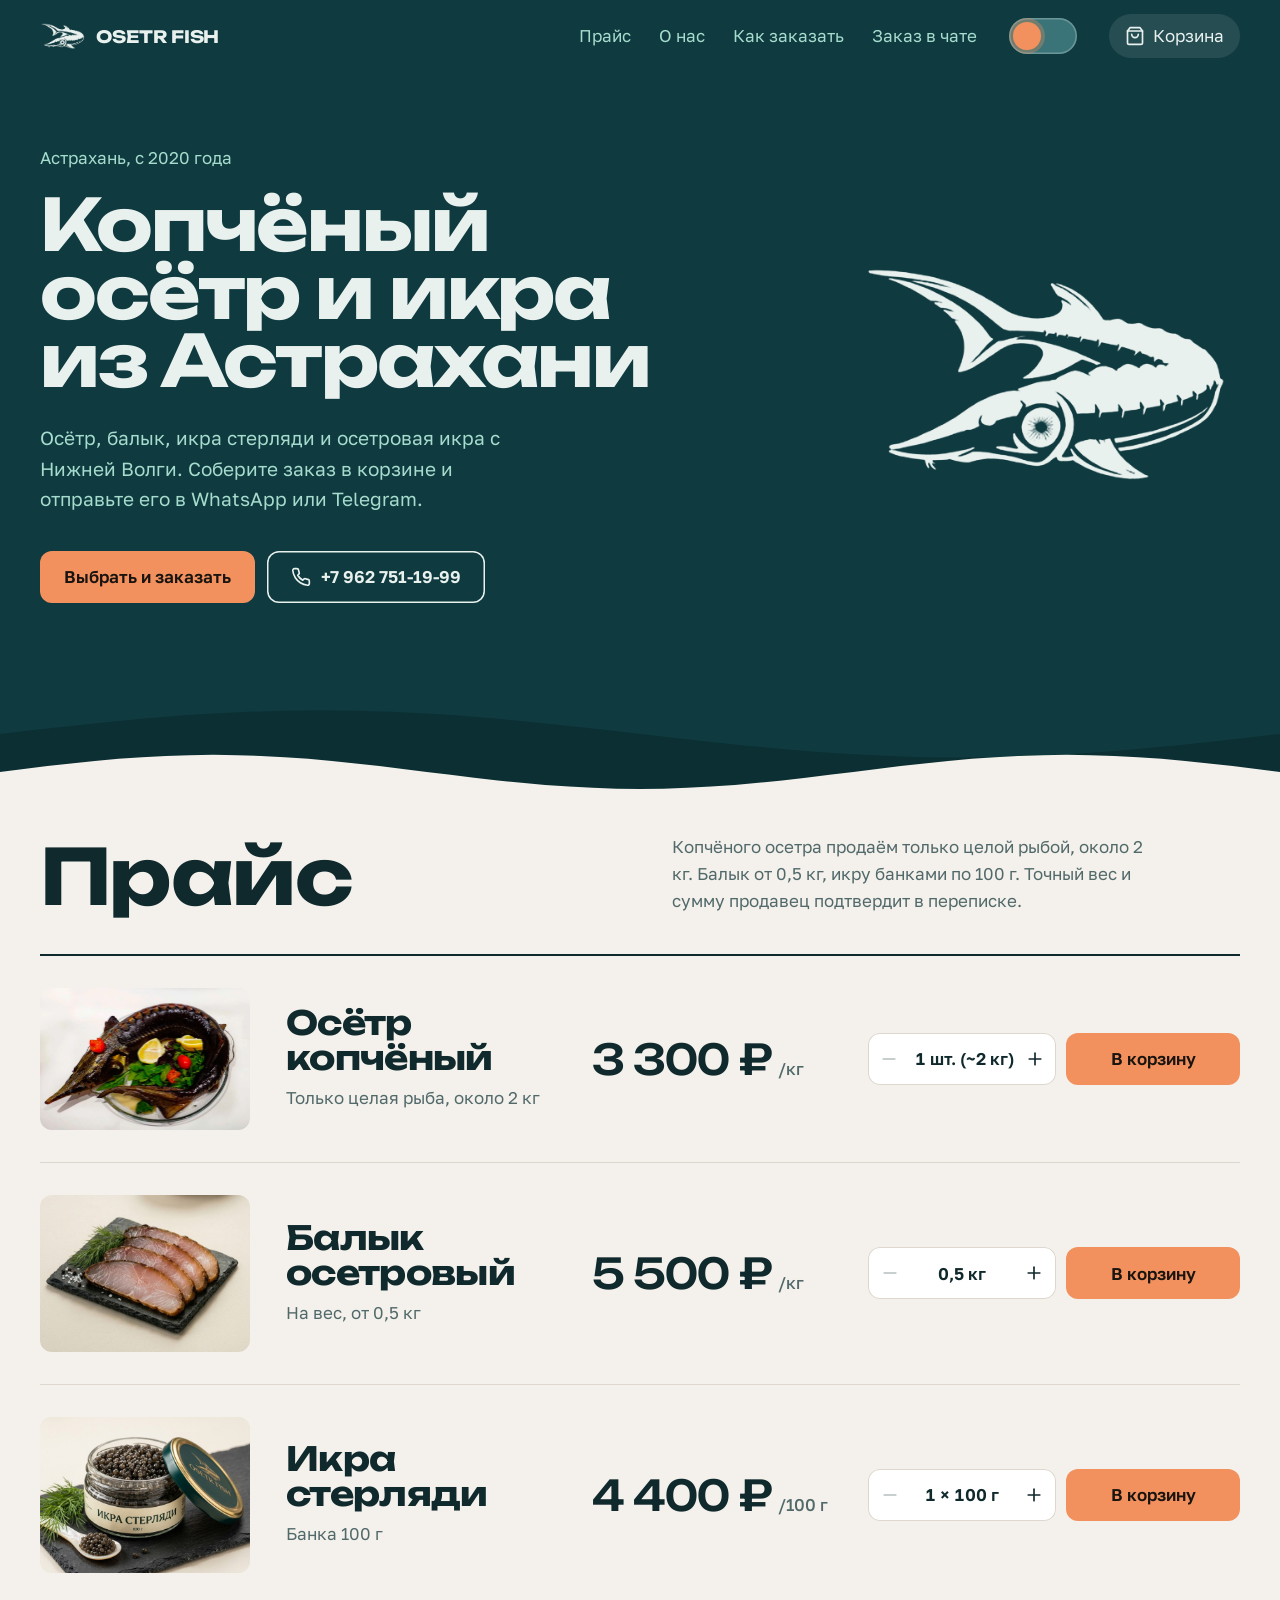
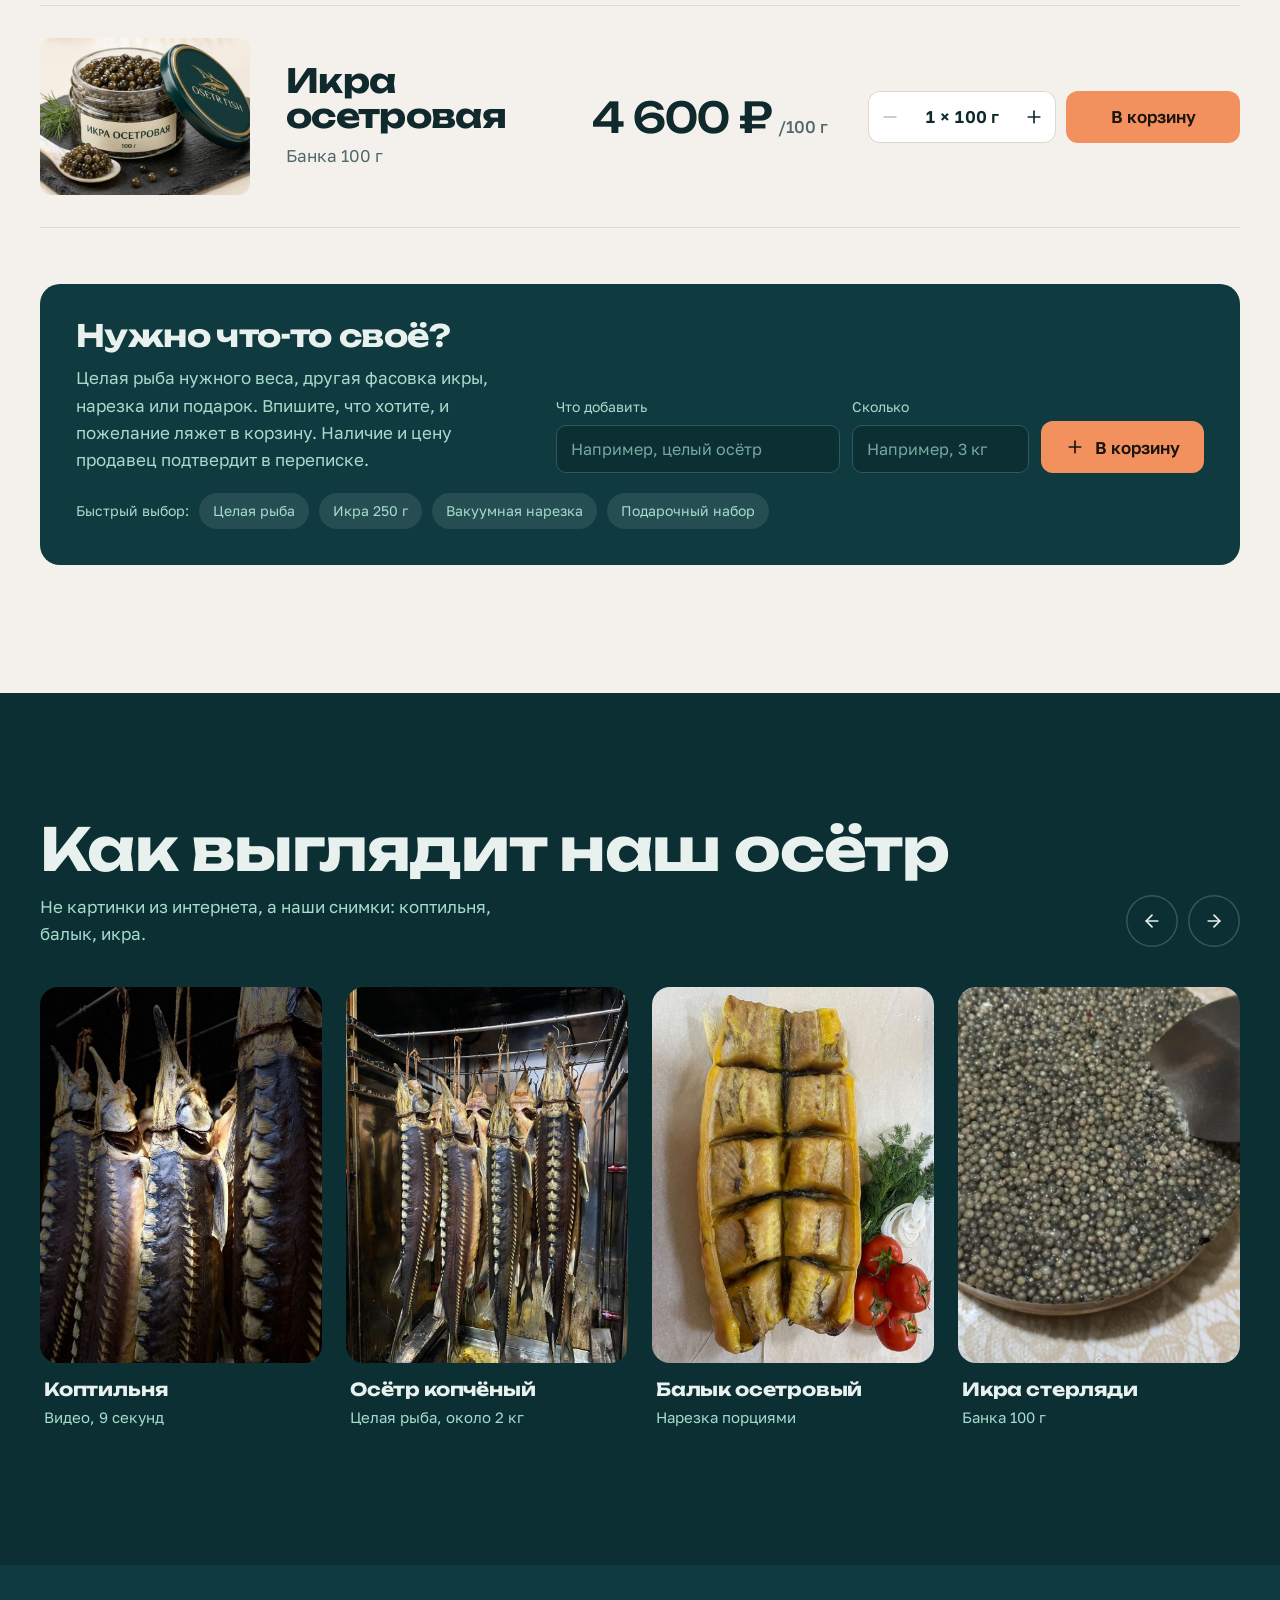
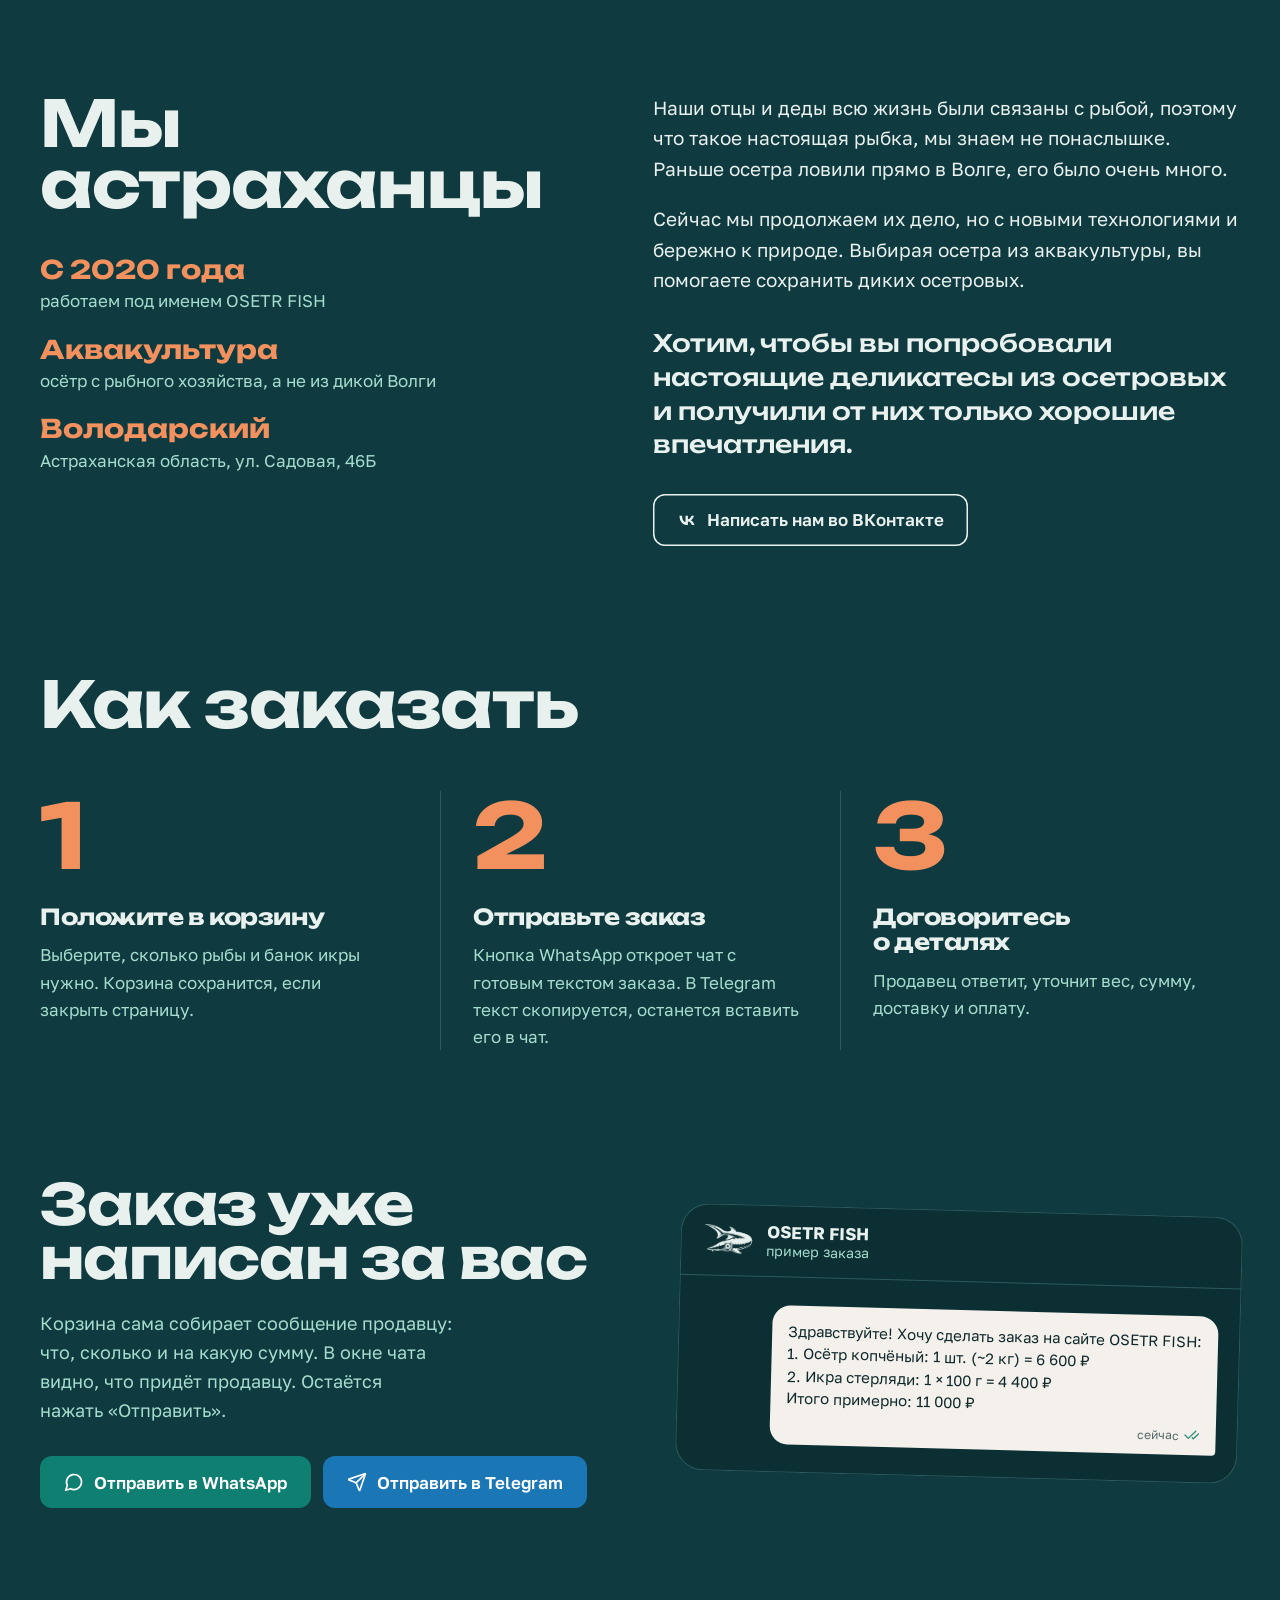
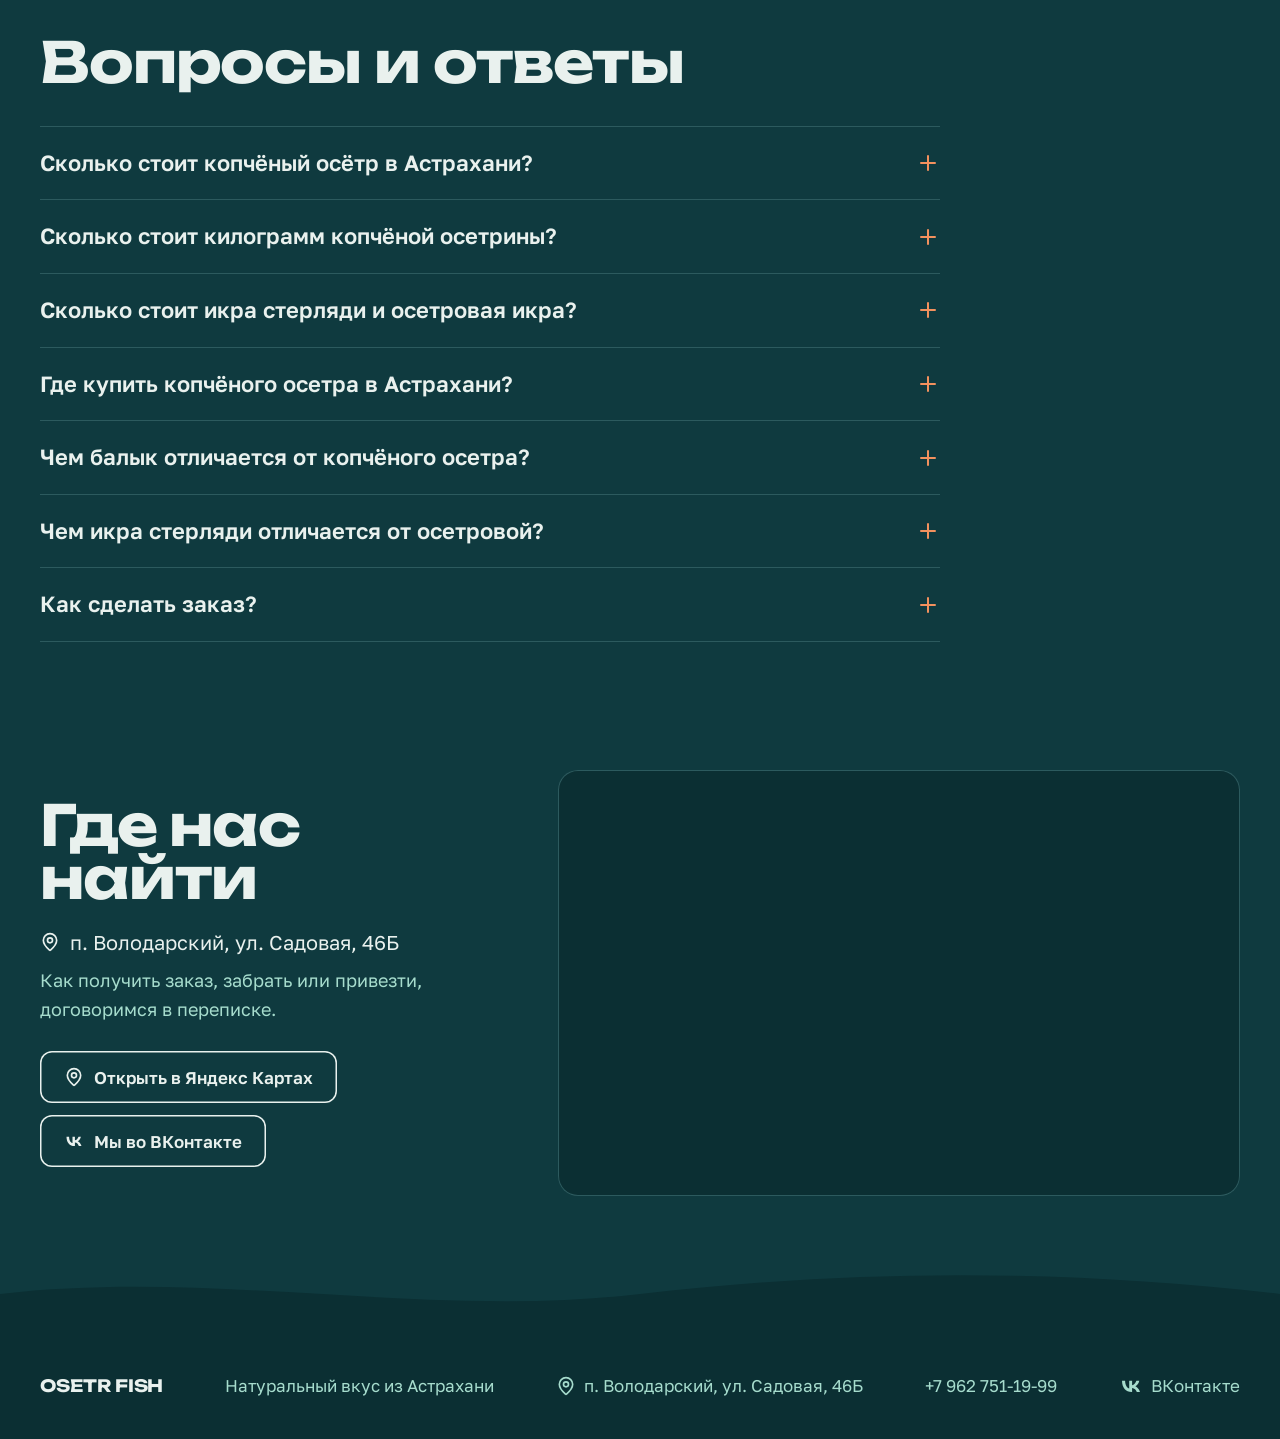
<file: index.html>
<!doctype html>
<html lang="ru">
<head>
  <meta charset="utf-8">
  <script>/* Пока GitHub не включил перенаправление сам: открыли без https — переходим на https */ if (location.protocol === 'http:' && location.hostname === 'osetrfish.ru') location.replace('https://osetrfish.ru' + location.pathname + location.search + location.hash);</script>
  <script>try{if(localStorage.getItem('osetr-theme')==='dark')document.documentElement.dataset.theme='dark'}catch(e){}</script>
  <meta name="viewport" content="width=device-width, initial-scale=1">
  <meta name="yandex-verification" content="0c8fa63b604fa1fc" />
  <title>Копчёный осётр в Астрахани: купить балык и икру | OSETR FISH</title>
  <meta name="description" content="Купить копчёного осетра в Астрахани: целая рыба 3300 ₽/кг, балык осетровый 5500 ₽/кг, икра стерляди 4400 ₽ и осетровая икра 4600 ₽ за 100 г. Заказ в WhatsApp и Telegram.">
  <meta property="og:title" content="Копчёный осётр, балык и икра из Астрахани | OSETR FISH">
  <meta property="og:description" content="Копчёный осётр, балык и икра стерляди. Заказ через WhatsApp и Telegram.">
  <meta property="og:type" content="website">
  <meta property="og:locale" content="ru_RU">
  <meta property="og:url" content="https://osetrfish.ru/">
  <meta property="og:image" content="https://osetrfish.ru/og.jpg">
  <meta property="og:image:width" content="1200">
  <meta property="og:image:height" content="630">
  <meta name="twitter:card" content="summary_large_image">
  <link rel="canonical" href="https://osetrfish.ru/">
  <script type="application/ld+json">
  {"@context": "https://schema.org", "@graph": [{"@type": "Store", "@id": "https://osetrfish.ru/#store", "name": "OSETR FISH", "url": "https://osetrfish.ru/", "telephone": "+79627511999", "image": "https://osetrfish.ru/og.jpg", "address": {"@type": "PostalAddress", "streetAddress": "ул. Садовая, 46Б", "addressLocality": "п. Володарский", "addressRegion": "Астраханская область", "addressCountry": "RU"}, "sameAs": ["https://vk.com/osetrfish"], "areaServed": "Астрахань", "foundingDate": "2020", "description": "Копчёный осётр, балык осетровый, икра стерляди и осетровая икра из Астрахани. Заказ через WhatsApp и Telegram.", "logo": "https://osetrfish.ru/icon-512.png"}, {"@type": "Product", "name": "Осётр копчёный", "image": "https://osetrfish.ru/images/stock/osetr-blyudo.webp", "description": "Копчёный осётр из Астрахани, продаётся целой рыбой около 2 кг.", "brand": {"@type": "Brand", "name": "OSETR FISH"}, "offers": {"@type": "Offer", "url": "https://osetrfish.ru/#price", "priceCurrency": "RUB", "price": 3300, "priceSpecification": {"@type": "UnitPriceSpecification", "price": 3300, "priceCurrency": "RUB", "referenceQuantity": {"@type": "QuantitativeValue", "value": 1, "unitCode": "KGM"}}, "seller": {"@id": "https://osetrfish.ru/#store"}}}, {"@type": "Product", "name": "Балык осетровый", "image": "https://osetrfish.ru/images/stock/balyk-slate.jpg", "description": "Балык осетровый из Астрахани, на вес от 0,5 кг.", "brand": {"@type": "Brand", "name": "OSETR FISH"}, "offers": {"@type": "Offer", "url": "https://osetrfish.ru/#price", "priceCurrency": "RUB", "price": 5500, "priceSpecification": {"@type": "UnitPriceSpecification", "price": 5500, "priceCurrency": "RUB", "referenceQuantity": {"@type": "QuantitativeValue", "value": 1, "unitCode": "KGM"}}, "seller": {"@id": "https://osetrfish.ru/#store"}}}, {"@type": "Product", "name": "Икра стерляди", "image": "https://osetrfish.ru/images/stock/ikra-sterlyadi-banka.jpg", "description": "Икра стерляди, банка 100 г.", "brand": {"@type": "Brand", "name": "OSETR FISH"}, "offers": {"@type": "Offer", "url": "https://osetrfish.ru/#price", "priceCurrency": "RUB", "price": 4400, "priceSpecification": {"@type": "UnitPriceSpecification", "price": 4400, "priceCurrency": "RUB", "referenceQuantity": {"@type": "QuantitativeValue", "value": 100, "unitCode": "GRM"}}, "seller": {"@id": "https://osetrfish.ru/#store"}}}, {"@type": "Product", "name": "Икра осетровая", "image": "https://osetrfish.ru/images/stock/ikra-osetrovaya-banka.jpg", "description": "Осетровая икра, банка 100 г.", "brand": {"@type": "Brand", "name": "OSETR FISH"}, "offers": {"@type": "Offer", "url": "https://osetrfish.ru/#price", "priceCurrency": "RUB", "price": 4600, "priceSpecification": {"@type": "UnitPriceSpecification", "price": 4600, "priceCurrency": "RUB", "referenceQuantity": {"@type": "QuantitativeValue", "value": 100, "unitCode": "GRM"}}, "seller": {"@id": "https://osetrfish.ru/#store"}}}, {"@type": "FAQPage", "mainEntity": [{"@type": "Question", "name": "Сколько стоит копчёный осётр в Астрахани?", "acceptedAnswer": {"@type": "Answer", "text": "У нас копчёный осётр стоит 3 300 ₽ за килограмм. Продаём только целой рыбой, около 2 кг, поэтому одна рыба выходит примерно в 6 600 ₽. Точный вес и сумму продавец подтвердит в переписке. Страница копчёного осетра"}}, {"@type": "Question", "name": "Сколько стоит килограмм копчёной осетрины?", "acceptedAnswer": {"@type": "Answer", "text": "Целый копчёный осётр у нас стоит 3 300 ₽ за кг, балык осетровый (спинка нарезкой) 5 500 ₽ за кг, его можно взять от 0,5 кг. Страница балыка"}}, {"@type": "Question", "name": "Сколько стоит икра стерляди и осетровая икра?", "acceptedAnswer": {"@type": "Answer", "text": "Икра стерляди 4 400 ₽ и осетровая икра 4 600 ₽ за банку 100 г. Можно взять несколько банок. Икра стерляди, икра осетровая"}}, {"@type": "Question", "name": "Где купить копчёного осетра в Астрахани?", "acceptedAnswer": {"@type": "Answer", "text": "На этом сайте: положите осётр, балык или икру в корзину и отправьте заказ в WhatsApp или Telegram. Можно сразу написать или позвонить: +7 962 751-19-99. Продавец ответит и договорится с вами, как получить заказ."}}, {"@type": "Question", "name": "Чем балык отличается от копчёного осетра?", "acceptedAnswer": {"@type": "Answer", "text": "Копчёный осётр мы продаём целой рыбой, около 2 кг. Балык — это спинка осетра, её продаём нарезкой на вес, от 0,5 кг. Балык удобнее на нарезку к столу, целая рыба — когда нужно много или на праздник."}}, {"@type": "Question", "name": "Чем икра стерляди отличается от осетровой?", "acceptedAnswer": {"@type": "Answer", "text": "Стерлядь — небольшая рыба из семейства осетровых, у её икры мелкое зерно. У осетровой икры зерно крупнее. Обе продаём банками по 100 г."}}, {"@type": "Question", "name": "Как сделать заказ?", "acceptedAnswer": {"@type": "Answer", "text": "Выберите товары и вес в прайсе и положите в корзину. Корзина сама соберёт сообщение продавцу с суммой, останется нажать «Заказать в WhatsApp» или «Заказать в Telegram». Продавец ответит, уточнит вес, сумму, доставку и оплату."}}]}]}
  </script>
  <meta name="theme-color" content="#0f3a3f">
  <link rel="icon" href="/favicon.ico" sizes="48x48" type="image/x-icon">
  <link rel="icon" href="/icon-96.png?v=3" type="image/png" sizes="96x96">
  <link rel="icon" href="/icon-192.png?v=3" type="image/png" sizes="192x192">
  <link rel="apple-touch-icon" href="/apple-touch-icon.png?v=3">
  <link rel="preconnect" href="https://fonts.googleapis.com">
  <link rel="preconnect" href="https://fonts.gstatic.com" crossorigin>
  <link href="https://fonts.googleapis.com/css2?family=Unbounded:wght@500;700&family=Golos+Text:wght@400;500;600&display=swap" rel="stylesheet">
  <link rel="stylesheet" href="styles.css?v=56">
  <script src="app.js?v=56" defer></script>
  <script src="theme.js?v=2" defer></script>
  <script src="tweak-panel.js" defer></script>
</head>
<body>
  <svg width="0" height="0" style="position:absolute" aria-hidden="true">
    <symbol id="i-bag" viewBox="0 0 24 24"><path d="M6 2 3 6v14a2 2 0 0 0 2 2h14a2 2 0 0 0 2-2V6l-3-4Z"/><path d="M3 6h18"/><path d="M16 10a4 4 0 0 1-8 0"/></symbol>
    <symbol id="i-phone" viewBox="0 0 24 24"><path d="M22 16.92v3a2 2 0 0 1-2.18 2 19.79 19.79 0 0 1-8.63-3.07 19.5 19.5 0 0 1-6-6 19.79 19.79 0 0 1-3.07-8.67A2 2 0 0 1 4.11 2h3a2 2 0 0 1 2 1.72 12.84 12.84 0 0 0 .7 2.81 2 2 0 0 1-.45 2.11L8.09 9.91a16 16 0 0 0 6 6l1.27-1.27a2 2 0 0 1 2.11-.45 12.84 12.84 0 0 0 2.81.7A2 2 0 0 1 22 16.92z"/></symbol>
    <symbol id="i-chat" viewBox="0 0 24 24"><path d="M7.9 20A9 9 0 1 0 4 16.1L2 22Z"/></symbol>
    <symbol id="i-send" viewBox="0 0 24 24"><path d="M14.54 21.69a.5.5 0 0 0 .94-.03l6.5-19a.5.5 0 0 0-.64-.64l-19 6.5a.5.5 0 0 0-.03.94l7.93 3.18a2 2 0 0 1 1.11 1.11z"/><path d="m21.85 2.15-10.94 10.94"/></symbol>
    <symbol id="i-checks" viewBox="0 0 24 24"><path d="M18 6 7 17l-5-5"/><path d="m22 10-7.5 7.5L13 16"/></symbol>
    <symbol id="i-arrow-left" viewBox="0 0 24 24"><path d="m12 19-7-7 7-7"/><path d="M19 12H5"/></symbol>
    <symbol id="i-arrow-right" viewBox="0 0 24 24"><path d="M5 12h14"/><path d="m12 5 7 7-7 7"/></symbol>
    <symbol id="i-minus" viewBox="0 0 24 24"><path d="M5 12h14"/></symbol>
    <symbol id="i-plus" viewBox="0 0 24 24"><path d="M5 12h14"/><path d="M12 5v14"/></symbol>
    <symbol id="i-pin" viewBox="0 0 24 24"><path d="M20 10c0 4.993-5.539 10.193-7.399 11.799a1 1 0 0 1-1.202 0C9.539 20.193 4 14.993 4 10a8 8 0 0 1 16 0"/><circle cx="12" cy="10" r="3"/></symbol>
    <symbol id="i-x" viewBox="0 0 24 24"><path d="M18 6 6 18"/><path d="m6 6 12 12"/></symbol>
    <symbol id="i-vk" viewBox="0 0 24 24"><path d="M12.8 18C6.6 18 3.1 13.8 3 6.8h3.1c.1 5.1 2.3 7.3 4.1 7.7V6.8h2.9v4.4c1.8-.2 3.6-2.2 4.3-4.4h2.9c-.5 2.7-2.5 4.7-3.9 5.5 1.4.7 3.7 2.4 4.6 5.7h-3.2c-.7-2.2-2.4-3.9-4.7-4.1V18z"/></symbol>
    <symbol id="i-trash" viewBox="0 0 24 24"><path d="M3 6h18"/><path d="M19 6v14a2 2 0 0 1-2 2H7a2 2 0 0 1-2-2V6"/><path d="M8 6V4a2 2 0 0 1 2-2h4a2 2 0 0 1 2 2v2"/></symbol>
  </svg>

  <header class="top">
    <a class="mark" href="#top" aria-label="OSETR FISH, на главную"><img class="mark__fish" src="images/logo.png" alt="" width="930" height="534" fetchpriority="high">OSETR FISH</a>
    <nav class="nav" aria-label="Разделы">
      <a href="#price">Прайс</a>
      <a href="#about">О нас</a>
      <a href="#how">Как заказать</a>
      <a href="#contacts">Заказ в чате</a>
    </nav>
    <button class="theme-btn" type="button" role="switch" aria-checked="false" data-theme-toggle aria-label="Ночная тема" title="Ночная тема"><span class="theme-btn__stars" aria-hidden="true"><i></i><i></i><i></i></span><span class="theme-btn__knob" aria-hidden="true"></span></button>
    <button class="cart-btn" type="button" data-open-cart aria-label="Открыть корзину">
      <svg class="ic"><use href="#i-bag"/></svg>
      <span class="cart-btn__label">Корзина</span>
      <span class="cart-btn__count" data-count hidden>0</span>
    </button>
  </header>

  <main id="top">
    <section class="hero">
      <div class="hero__inner">
        <div class="hero__fish" aria-hidden="true">
          <div class="hero__body">
            <img src="images/logo.png" alt="" width="930" height="534" fetchpriority="high">
          </div>
          <span class="bubble"></span><span class="bubble"></span><span class="bubble"></span>
        </div>
        <p class="hero__since">Астрахань, с 2020 года</p>
        <h1>Копчёный осётр и икра из Астрахани</h1>
        <p class="hero__lead">Осётр, балык, икра стерляди и осетровая икра с Нижней Волги. Соберите заказ в корзине и отправьте его в WhatsApp или Telegram.</p>
        <div class="hero__actions">
          <a class="btn btn--accent" href="#price">Выбрать и заказать</a>
          <a class="btn btn--ghost" href="tel:+79627511999"><svg class="ic"><use href="#i-phone"/></svg>+7 962 751-19-99</a>
        </div>
      </div>
      <div class="rise" aria-hidden="true"><span></span><span></span><span></span><span></span><span></span><span></span><span></span></div>
      <svg class="wave wave--hero" viewBox="0 0 1440 220" preserveAspectRatio="none" aria-hidden="true">
        <path class="wave__back" d="M0 120 C240 60 480 180 720 120 S1200 60 1440 120 V220 H0Z"/>
        <path class="wave__front" d="M0 170 C300 130 520 220 820 170 S1260 140 1440 180 V220 H0Z"/>
      </svg>
    </section>

    <section class="price" id="price" aria-labelledby="price-title">
      <div class="price__head">
        <h2 id="price-title">Прайс</h2>
        <p>Копчёного осетра продаём только целой рыбой, около 2 кг. Балык от 0,5 кг, икру банками по 100 г. Точный вес и сумму продавец подтвердит в переписке.</p>
      </div>
      <ol class="goods" data-goods></ol>

      <form class="wish" data-wish-form>
        <div class="wish__text">
          <h3>Нужно что-то своё?</h3>
          <p>Целая рыба нужного веса, другая фасовка икры, нарезка или подарок. Впишите, что хотите, и пожелание ляжет в корзину. Наличие и цену продавец подтвердит в переписке.</p>
        </div>
        <div class="wish__row">
          <label class="field"><span>Что добавить</span><input name="what" required maxlength="120" autocomplete="off" placeholder="Например, целый осётр" data-wish-what></label>
          <label class="field"><span>Сколько</span><input name="amount" maxlength="40" autocomplete="off" placeholder="Например, 3 кг"></label>
          <button class="btn btn--dark" type="submit"><svg class="ic"><use href="#i-plus"/></svg>В корзину</button>
        </div>
        <div class="wish__chips">
          <span>Быстрый выбор:</span>
          <button type="button" data-wish-chip>Целая рыба</button>
          <button type="button" data-wish-chip>Икра 250 г</button>
          <button type="button" data-wish-chip>Вакуумная нарезка</button>
          <button type="button" data-wish-chip>Подарочный набор</button>
        </div>
      </form>
    </section>

    <section class="real" id="real" aria-labelledby="real-title">
      <div class="real__head">
        <div>
          <h2 id="real-title">Как выглядит наш осётр</h2>
          <p>Не картинки из интернета, а наши снимки: коптильня, балык, икра.</p>
        </div>
        <div class="real__nav">
          <button class="icon-btn" type="button" data-strip="-1" aria-label="Назад"><svg class="ic"><use href="#i-arrow-left"/></svg></button>
          <button class="icon-btn" type="button" data-strip="1" aria-label="Вперёд"><svg class="ic"><use href="#i-arrow-right"/></svg></button>
        </div>
      </div>
      <ul class="strip" data-strip-track>
          <li class="card">
            <figure>
              <div class="card__media" role="button" tabindex="0" aria-label="Открыть крупно" data-lb-open><video src="images/real/koptilnya.mp4" poster="images/real/koptilnya-3.jpg" muted loop playsinline preload="none" aria-label="Видео: осетры в коптильне" data-autoplay></video></div>
              <figcaption><b>Коптильня</b><span>Видео, 9 секунд</span></figcaption>
            </figure>
          </li>
          <li class="card">
            <figure>
              <div class="card__media" role="button" tabindex="0" aria-label="Открыть крупно" data-lb-open><img src="images/real/koptilnya-1.jpg" alt="Целые копчёные осетры висят в коптильне" width="900" height="1200" loading="lazy"></div>
              <figcaption><b>Осётр копчёный</b><span>Целая рыба, около 2 кг</span></figcaption>
            </figure>
          </li>
          <li class="card">
            <figure>
              <div class="card__media" role="button" tabindex="0" aria-label="Открыть крупно" data-lb-open><img src="images/real/narezka-sverhu.jpg" alt="Балык осетровый, нарезанный порциями, вид сверху" width="950" height="1200" loading="lazy"></div>
              <figcaption><b>Балык осетровый</b><span>Нарезка порциями</span></figcaption>
            </figure>
          </li>
          <li class="card">
            <figure>
              <div class="card__media" role="button" tabindex="0" aria-label="Открыть крупно" data-lb-open><img src="images/real/ikra-banka.jpg" alt="Икра стерляди в банке, рядом ложка" width="828" height="999" loading="lazy"></div>
              <figcaption><b>Икра стерляди</b><span>Банка 100 г</span></figcaption>
            </figure>
          </li>
          <li class="card">
            <figure>
              <div class="card__media" role="button" tabindex="0" aria-label="Открыть крупно" data-lb-open><img src="images/real/ikra-zerna.jpg" alt="Осетровая икра крупным планом" width="720" height="883" loading="lazy"></div>
              <figcaption><b>Икра осетровая</b><span>Банка 100 г</span></figcaption>
            </figure>
          </li>
          <li class="card">
            <figure>
              <div class="card__media" role="button" tabindex="0" aria-label="Открыть крупно" data-lb-open><img src="images/real/zhivoy-osetr.jpg" alt="Живой осётр в руках" width="734" height="1200" loading="lazy" style="object-position: 50% 45%"></div>
              <figcaption><b>Живой осётр</b><span>Таким он бывает до копчения</span></figcaption>
            </figure>
          </li>
      </ul>
    </section>

    <section class="about" id="about" aria-labelledby="about-title">
      <div class="about__head">
        <h2 id="about-title">Мы астраханцы</h2>
        <dl class="about__facts">
          <div><dt>С 2020 года</dt><dd>работаем под именем OSETR FISH</dd></div>
          <div><dt>Аквакультура</dt><dd>осётр с рыбного хозяйства, а не из дикой Волги</dd></div>
          <div><dt>Володарский</dt><dd>Астраханская область, ул. Садовая, 46Б</dd></div>
        </dl>
      </div>
      <div class="about__text">
        <p>Наши отцы и деды всю жизнь были связаны с рыбой, поэтому что такое настоящая рыбка, мы знаем не понаслышке. Раньше осетра ловили прямо в Волге, его было очень много.</p>
        <p>Сейчас мы продолжаем их дело, но с новыми технологиями и бережно к природе. Выбирая осетра из аквакультуры, вы помогаете сохранить диких осетровых.</p>
        <p class="about__mission">Хотим, чтобы вы попробовали настоящие деликатесы из осетровых и получили от них только хорошие впечатления.</p>
        <a class="btn btn--ghost" href="https://vk.me/osetrfish" target="_blank" rel="noopener"><svg class="ic ic--fill"><use href="#i-vk"/></svg>Написать нам во ВКонтакте</a>
      </div>
    </section>

    <section class="how" id="how" aria-labelledby="how-title">
      <h2 id="how-title">Как заказать</h2>
      <ol class="steps">
        <li><span class="steps__n">1</span><h3>Положите в корзину</h3><p>Выберите, сколько рыбы и банок икры нужно. Корзина сохранится, если закрыть страницу.</p></li>
        <li><span class="steps__n">2</span><h3>Отправьте заказ</h3><p>Кнопка WhatsApp откроет чат с готовым текстом заказа. В Telegram текст скопируется, останется вставить его в чат.</p></li>
        <li><span class="steps__n">3</span><h3>Договоритесь о деталях</h3><p>Продавец ответит, уточнит вес, сумму, доставку и оплату.</p></li>
      </ol>
    </section>

    <section class="chat" id="contacts" aria-labelledby="contacts-title">
      <div class="chat__text">
        <h2 id="contacts-title">Заказ уже написан за вас</h2>
        <p>Корзина сама собирает сообщение продавцу: что, сколько и на какую сумму. В окне чата видно, что придёт продавцу. Остаётся нажать «Отправить».</p>
        <div class="chat__actions">
          <button class="btn btn--wa" type="button" data-send="wa"><svg class="ic"><use href="#i-chat"/></svg>Отправить в WhatsApp</button>
          <button class="btn btn--tg" type="button" data-send="tg"><svg class="ic"><use href="#i-send"/></svg>Отправить в Telegram</button>
        </div>
      </div>
      <figure class="chat__window">
        <figcaption class="chat__bar">
          <img src="images/logo.png" alt="" width="930" height="534" loading="lazy">
          <span><b>OSETR FISH</b><small data-preview-label>пример заказа</small></span>
        </figcaption>
        <div class="chat__bubble">
          <p data-preview></p>
          <span class="chat__time">сейчас <svg class="ic"><use href="#i-checks"/></svg></span>
        </div>
      </figure>
    </section>

    <section class="faq" id="faq" aria-labelledby="faq-title">
      <h2 id="faq-title">Вопросы и ответы</h2>
      <div class="faq__list">
        <details class="faq__item">
          <summary><h3>Сколько стоит копчёный осётр в Астрахани?</h3><svg class="ic" aria-hidden="true"><use href="#i-plus"/></svg></summary>
          <p>У нас копчёный осётр стоит <b>3 300 ₽ за килограмм</b>. Продаём только целой рыбой, около 2 кг, поэтому одна рыба выходит примерно в 6 600 ₽. Точный вес и сумму продавец подтвердит в переписке. <a href="/osetr-kopchenyj/">Страница копчёного осетра</a></p>
        </details>
        <details class="faq__item">
          <summary><h3>Сколько стоит килограмм копчёной осетрины?</h3><svg class="ic" aria-hidden="true"><use href="#i-plus"/></svg></summary>
          <p>Целый копчёный осётр у нас стоит <b>3 300 ₽ за кг</b>, балык осетровый (спинка нарезкой) <b>5 500 ₽ за кг</b>, его можно взять от 0,5 кг. <a href="/balyk-osetrovyj/">Страница балыка</a></p>
        </details>
        <details class="faq__item">
          <summary><h3>Сколько стоит икра стерляди и осетровая икра?</h3><svg class="ic" aria-hidden="true"><use href="#i-plus"/></svg></summary>
          <p>Икра стерляди <b>4 400 ₽</b> и осетровая икра <b>4 600 ₽</b> за банку 100 г. Можно взять несколько банок. <a href="/ikra-sterlyadi/">Икра стерляди</a>, <a href="/ikra-osetrovaya/">икра осетровая</a></p>
        </details>
        <details class="faq__item">
          <summary><h3>Где купить копчёного осетра в Астрахани?</h3><svg class="ic" aria-hidden="true"><use href="#i-plus"/></svg></summary>
          <p>На этом сайте: положите осётр, балык или икру в корзину и отправьте заказ в WhatsApp или Telegram. Можно сразу написать или позвонить: <a href="tel:+79627511999">+7 962 751-19-99</a>. Продавец ответит и договорится с вами, как получить заказ.</p>
        </details>
        <details class="faq__item">
          <summary><h3>Чем балык отличается от копчёного осетра?</h3><svg class="ic" aria-hidden="true"><use href="#i-plus"/></svg></summary>
          <p>Копчёный осётр мы продаём целой рыбой, около 2 кг. Балык — это спинка осетра, её продаём нарезкой на вес, от 0,5 кг. Балык удобнее на нарезку к столу, целая рыба — когда нужно много или на праздник.</p>
        </details>
        <details class="faq__item">
          <summary><h3>Чем икра стерляди отличается от осетровой?</h3><svg class="ic" aria-hidden="true"><use href="#i-plus"/></svg></summary>
          <p>Стерлядь — небольшая рыба из семейства осетровых, у её икры мелкое зерно. У осетровой икры зерно крупнее. Обе продаём банками по 100 г.</p>
        </details>
        <details class="faq__item">
          <summary><h3>Как сделать заказ?</h3><svg class="ic" aria-hidden="true"><use href="#i-plus"/></svg></summary>
          <p>Выберите товары и вес в прайсе и положите в корзину. Корзина сама соберёт сообщение продавцу с суммой, останется нажать «Заказать в WhatsApp» или «Заказать в Telegram». Продавец ответит, уточнит вес, сумму, доставку и оплату.</p>
        </details>
      </div>
    </section>

    <section class="where" id="where" aria-labelledby="where-title">
      <div class="where__text">
        <h2 id="where-title">Где нас найти</h2>
        <p class="where__addr"><svg class="ic"><use href="#i-pin"/></svg>п. Володарский, ул. Садовая, 46Б</p>
        <p>Как получить заказ, забрать или привезти, договоримся в переписке.</p>
        <div class="where__actions">
          <a class="btn btn--ghost" href="https://yandex.ru/maps/?ll=48.519832%2C46.397613&amp;z=17&amp;pt=48.519832%2C46.397613%2Cpm2orl" target="_blank" rel="noopener"><svg class="ic"><use href="#i-pin"/></svg>Открыть в Яндекс Картах</a>
          <a class="btn btn--ghost" href="https://vk.com/osetrfish" target="_blank" rel="noopener"><svg class="ic ic--fill"><use href="#i-vk"/></svg>Мы во ВКонтакте</a>
        </div>
      </div>
      <div class="where__map">
        <iframe src="https://yandex.ru/map-widget/v1/?ll=48.519832%2C46.397613&amp;z=17&amp;l=map&amp;pt=48.519832%2C46.397613%2Cpm2orl" title="Посёлок Володарский, ул. Садовая, 46Б, на карте" loading="lazy" allowfullscreen referrerpolicy="no-referrer-when-downgrade"></iframe>
      </div>
    </section>
  </main>

  <footer class="foot">
    <svg class="wave wave--foot" viewBox="0 0 1440 120" preserveAspectRatio="none" aria-hidden="true">
      <path d="M0 60 C240 10 480 110 720 60 S1200 10 1440 60 V120 H0Z"/>
    </svg>
    <div class="foot__inner">
      <span class="mark">OSETR FISH</span>
      <span>Натуральный вкус из Астрахани</span>
      <span class="foot__addr"><svg class="ic"><use href="#i-pin"/></svg>п. Володарский, ул. Садовая, 46Б</span>
      <a href="tel:+79627511999">+7 962 751-19-99</a>
      <a class="foot__vk" href="https://vk.com/osetrfish" target="_blank" rel="noopener" aria-label="OSETR FISH во ВКонтакте"><svg class="ic ic--fill"><use href="#i-vk"/></svg>ВКонтакте</a>
    </div>
  </footer>

  <div class="cart" data-cart hidden>
    <div class="cart__shade" data-close-cart></div>
    <aside class="cart__panel" role="dialog" aria-modal="true" aria-labelledby="cart-title">
      <div class="cart__head">
        <h2 id="cart-title">Корзина</h2>
        <button class="icon-btn" type="button" data-close-cart aria-label="Закрыть корзину"><svg class="ic"><use href="#i-x"/></svg></button>
      </div>
      <p class="cart__empty" data-empty>Пока пусто. Выберите рыбу или икру в прайсе.</p>
      <ul class="cart__list" data-list></ul>
      <div class="cart__foot" data-filled>
        <div class="cart__total"><span>Итого, примерно</span><b data-total>0 ₽</b><small data-total-note hidden>Пожелания продавец посчитает отдельно</small></div>
        <label class="field"><span>Как к вам обращаться</span><input type="text" name="name" autocomplete="given-name" data-name></label>
        <label class="field"><span>Комментарий: город, удобное время</span><textarea name="comment" rows="2" data-comment></textarea></label>
        <div class="cart__send">
          <button class="btn btn--wa" type="button" data-send="wa"><svg class="ic"><use href="#i-chat"/></svg>Заказать в WhatsApp</button>
          <button class="btn btn--tg" type="button" data-send="tg"><svg class="ic"><use href="#i-send"/></svg>Заказать в Telegram</button>
        </div>
        <p class="cart__note">Сумма предварительная: рыбу взвешивают при сборке заказа.</p>
      </div>
    </aside>
  </div>

  <div class="toast" role="status" aria-live="polite" data-toast></div>

  <dialog class="lightbox" data-lightbox aria-label="Просмотр фото">
    <figure class="lightbox__stage">
      <div class="lightbox__media" data-lb-media></div>
      <figcaption data-lb-caption></figcaption>
    </figure>
    <button class="icon-btn lightbox__close" type="button" data-lb-close aria-label="Закрыть"><svg class="ic"><use href="#i-x"/></svg></button>
    <button class="icon-btn lightbox__nav lightbox__nav--prev" type="button" data-lb="-1" aria-label="Предыдущее фото"><svg class="ic"><use href="#i-arrow-left"/></svg></button>
    <button class="icon-btn lightbox__nav lightbox__nav--next" type="button" data-lb="1" aria-label="Следующее фото"><svg class="ic"><use href="#i-arrow-right"/></svg></button>
  </dialog>
</body>
</html>
</file>
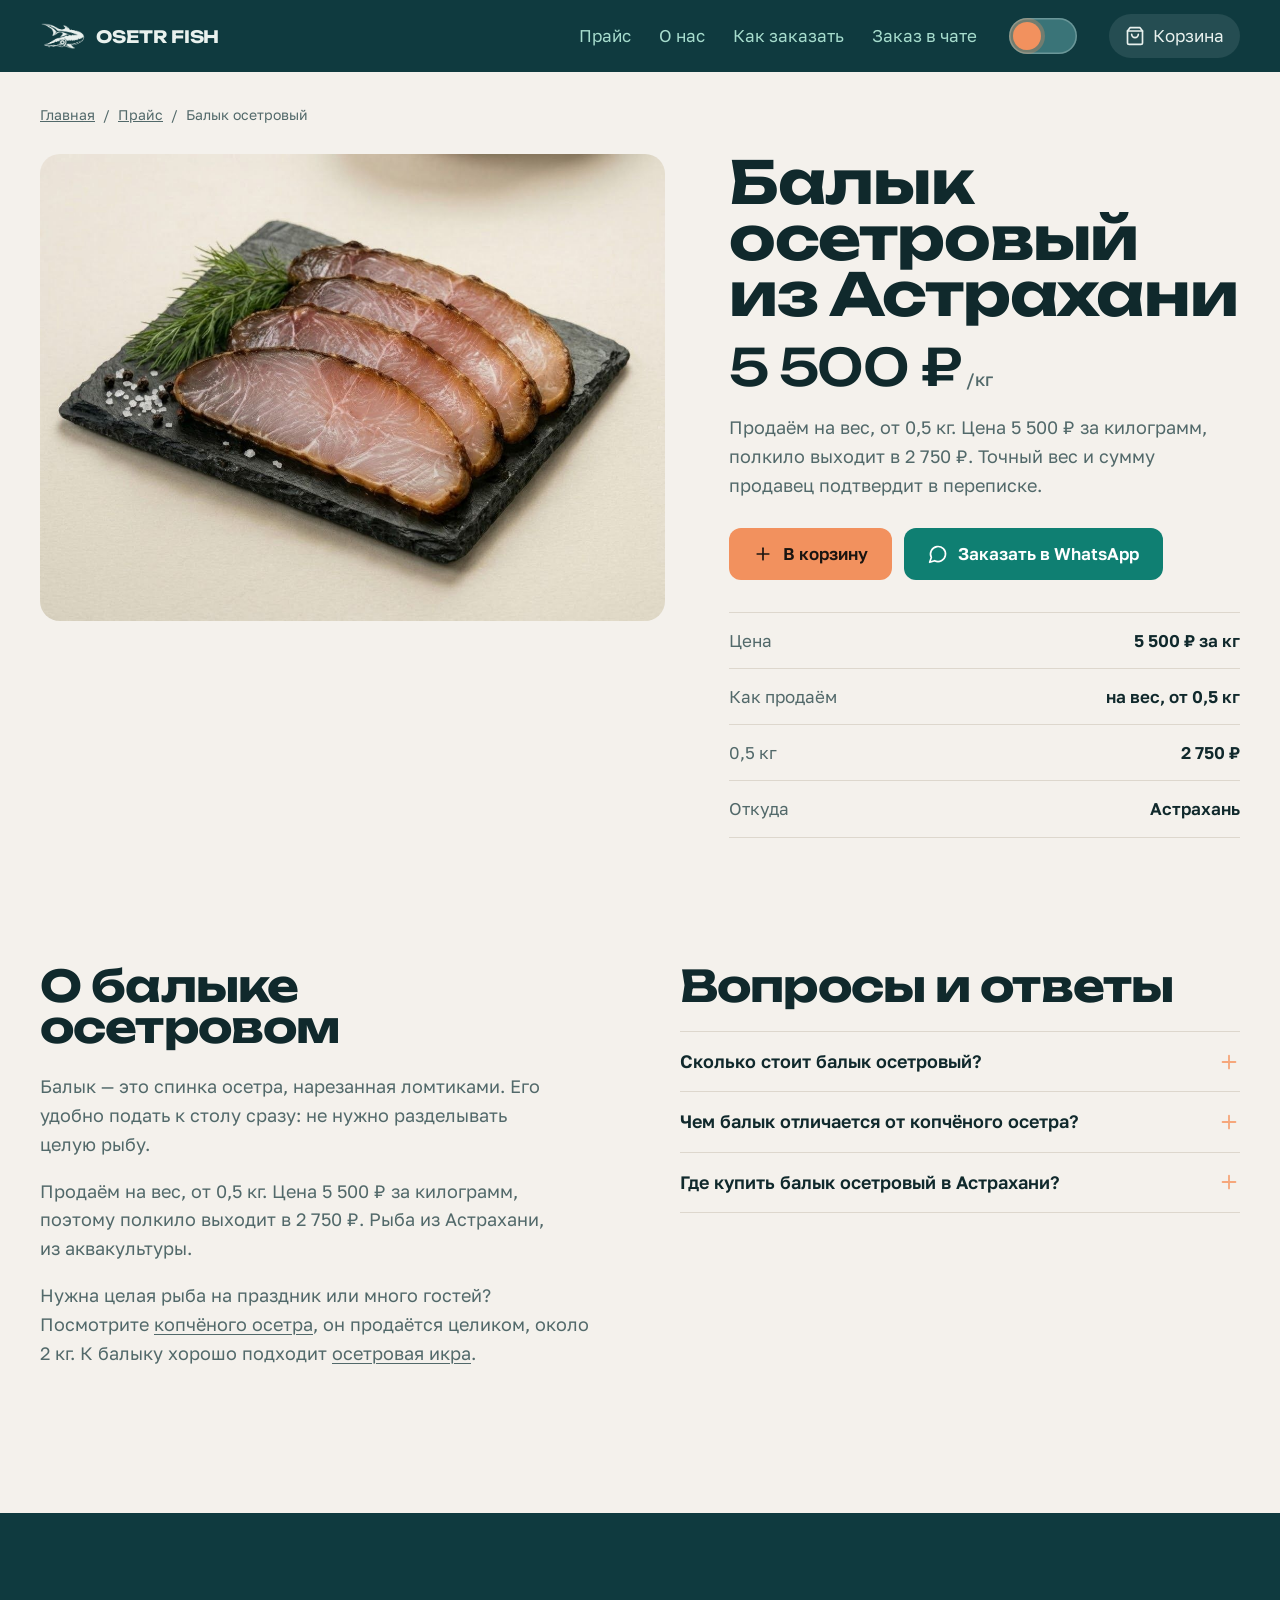
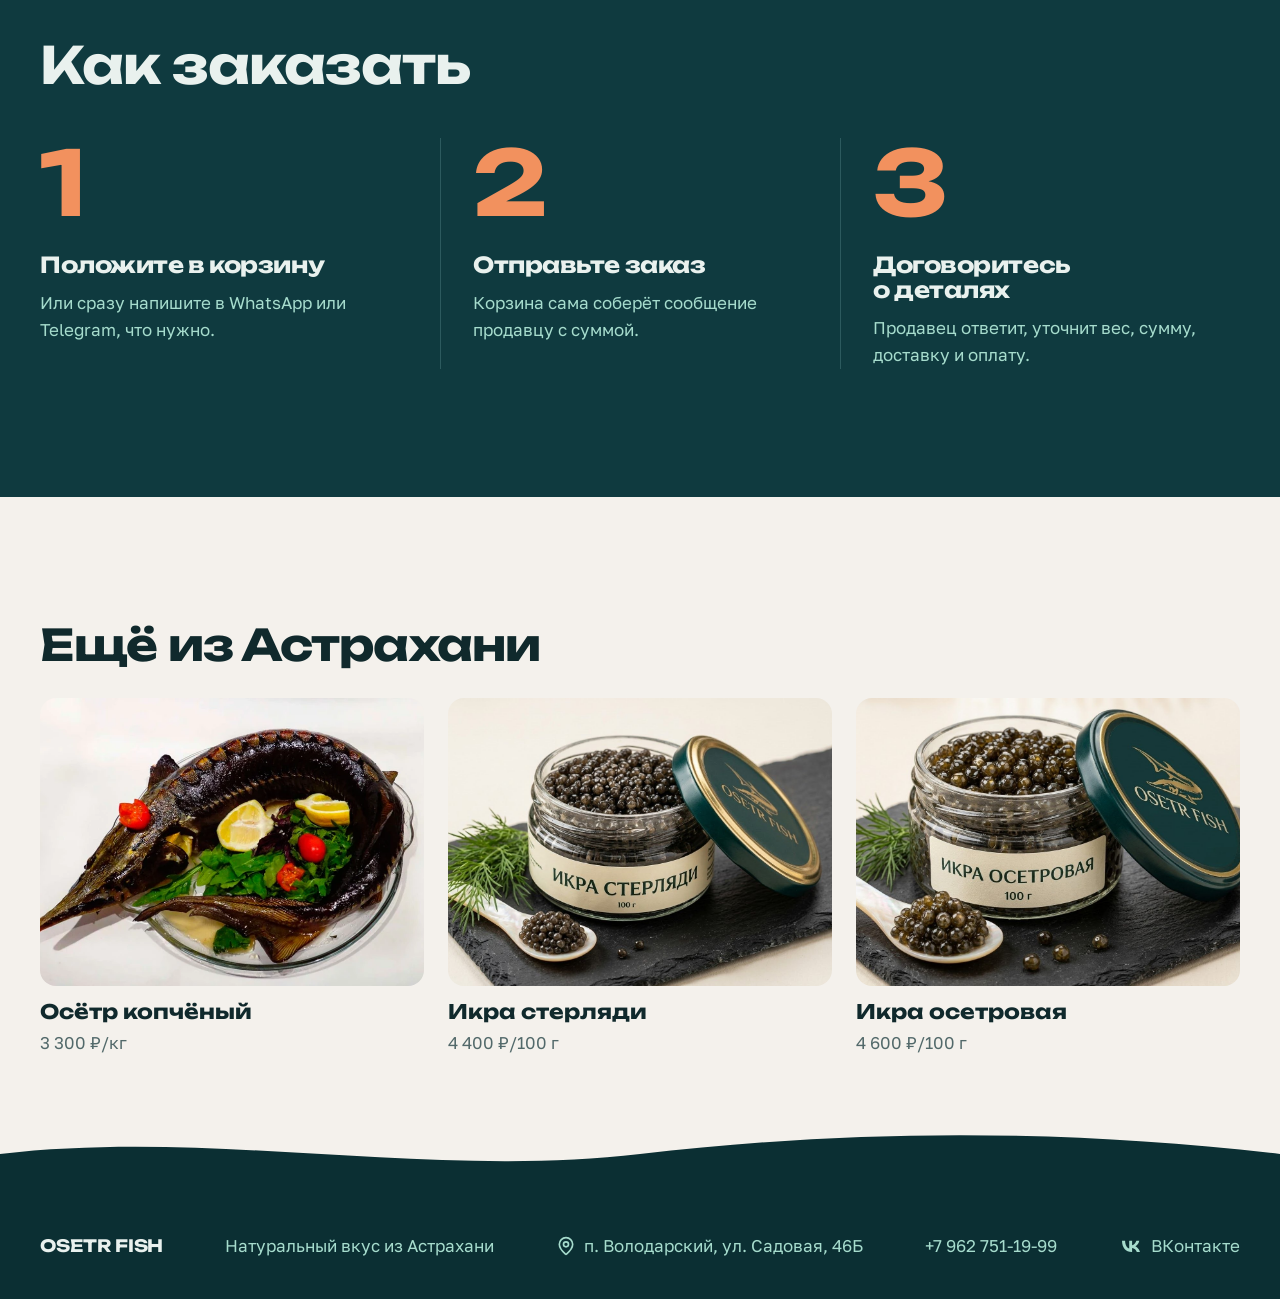
<file: balyk-osetrovyj/index.html>
<!doctype html>
<html lang="ru">
<head>
  <meta charset="utf-8">
  <script>if (location.protocol === 'http:' && location.hostname === 'osetrfish.ru') location.replace('https://osetrfish.ru' + location.pathname + location.search + location.hash);</script>
  <script>try{if(localStorage.getItem('osetr-theme')==='dark')document.documentElement.dataset.theme='dark'}catch(e){}</script>
  <meta name="viewport" content="width=device-width, initial-scale=1">
  <title>Балык осетровый купить в Астрахани, 5500 ₽/кг | OSETR FISH</title>
  <meta name="description" content="Балык осетровый из Астрахани на вес, от 0,5 кг, 5500 ₽ за кг. Заказ в WhatsApp и Telegram, вес и сумму продавец подтвердит в переписке.">
  <meta property="og:title" content="Балык осетровый из Астрахани | OSETR FISH">
  <meta property="og:description" content="Балык осетровый из Астрахани на вес, от 0,5 кг, 5500 ₽ за кг. Заказ в WhatsApp и Telegram, вес и сумму продавец подтвердит в переписке.">
  <meta property="og:type" content="product">
  <meta property="og:locale" content="ru_RU">
  <meta property="og:url" content="https://osetrfish.ru/balyk-osetrovyj/">
  <meta property="og:image" content="https://osetrfish.ru/images/stock/balyk-slate.jpg">
  <meta name="twitter:card" content="summary_large_image">
  <link rel="canonical" href="https://osetrfish.ru/balyk-osetrovyj/">
  <script type="application/ld+json">
  {"@context": "https://schema.org", "@graph": [{"@type": "Product", "name": "Балык осетровый", "image": "https://osetrfish.ru/images/stock/balyk-slate.jpg", "description": "Балык осетровый из Астрахани на вес, от 0,5 кг, 5500 ₽ за кг. Заказ в WhatsApp и Telegram, вес и сумму продавец подтвердит в переписке.", "brand": {"@type": "Brand", "name": "OSETR FISH"}, "url": "https://osetrfish.ru/balyk-osetrovyj/", "offers": {"@type": "Offer", "url": "https://osetrfish.ru/balyk-osetrovyj/", "priceCurrency": "RUB", "price": 5500, "priceSpecification": {"@type": "UnitPriceSpecification", "price": 5500, "priceCurrency": "RUB", "referenceQuantity": {"@type": "QuantitativeValue", "value": 1, "unitCode": "KGM"}}, "seller": {"@type": "Store", "name": "OSETR FISH", "url": "https://osetrfish.ru/", "telephone": "+79627511999", "logo": "https://osetrfish.ru/icon-512.png"}}}, {"@type": "BreadcrumbList", "itemListElement": [{"@type": "ListItem", "position": 1, "name": "OSETR FISH", "item": "https://osetrfish.ru/"}, {"@type": "ListItem", "position": 2, "name": "Балык осетровый", "item": "https://osetrfish.ru/balyk-osetrovyj/"}]}, {"@type": "FAQPage", "mainEntity": [{"@type": "Question", "name": "Сколько стоит балык осетровый?", "acceptedAnswer": {"@type": "Answer", "text": "5 500 ₽ за килограмм. Минимальный заказ 0,5 кг, то есть от 2 750 ₽. Точный вес и сумму продавец подтвердит в переписке."}}, {"@type": "Question", "name": "Чем балык отличается от копчёного осетра?", "acceptedAnswer": {"@type": "Answer", "text": "Копчёный осётр — целая рыба, около 2 кг, по цене 3 300 ₽ за кг. Балык — это спинка осетра нарезкой, он стоит 5 500 ₽ за кг и продаётся от 0,5 кг. Балык удобнее на нарезку к столу, целая рыба нужна, когда гостей много."}}, {"@type": "Question", "name": "Где купить балык осетровый в Астрахани?", "acceptedAnswer": {"@type": "Answer", "text": "На нашем сайте: положите нужный вес в корзину и отправьте заказ в WhatsApp или Telegram. Или позвоните: +7 962 751-19-99."}}]}]}
  </script>
  <meta name="theme-color" content="#0f3a3f">
  <link rel="icon" href="/favicon.ico" sizes="48x48" type="image/x-icon">
  <link rel="icon" href="/icon-96.png?v=3" type="image/png" sizes="96x96">
  <link rel="icon" href="/icon-192.png?v=3" type="image/png" sizes="192x192">
  <link rel="apple-touch-icon" href="/apple-touch-icon.png?v=3">
  <link rel="preconnect" href="https://fonts.googleapis.com">
  <link rel="preconnect" href="https://fonts.gstatic.com" crossorigin>
  <link href="https://fonts.googleapis.com/css2?family=Unbounded:wght@500;700&family=Golos+Text:wght@400;500;600&display=swap" rel="stylesheet">
  <link rel="stylesheet" href="/styles.css?v=56">
  <script src="/product.js?v=56" defer></script>
  <script src="/theme.js?v=2" defer></script>
</head>
<body class="page-product">
  <svg width="0" height="0" style="position:absolute" aria-hidden="true">
    <symbol id="i-bag" viewBox="0 0 24 24"><path d="M6 2 3 6v14a2 2 0 0 0 2 2h14a2 2 0 0 0 2-2V6l-3-4Z"/><path d="M3 6h18"/><path d="M16 10a4 4 0 0 1-8 0"/></symbol>
    <symbol id="i-phone" viewBox="0 0 24 24"><path d="M22 16.92v3a2 2 0 0 1-2.18 2 19.79 19.79 0 0 1-8.63-3.07 19.5 19.5 0 0 1-6-6 19.79 19.79 0 0 1-3.07-8.67A2 2 0 0 1 4.11 2h3a2 2 0 0 1 2 1.72 12.84 12.84 0 0 0 .7 2.81 2 2 0 0 1-.45 2.11L8.09 9.91a16 16 0 0 0 6 6l1.27-1.27a2 2 0 0 1 2.11-.45 12.84 12.84 0 0 0 2.81.7A2 2 0 0 1 22 16.92z"/></symbol>
    <symbol id="i-chat" viewBox="0 0 24 24"><path d="M7.9 20A9 9 0 1 0 4 16.1L2 22Z"/></symbol>
    <symbol id="i-send" viewBox="0 0 24 24"><path d="M14.54 21.69a.5.5 0 0 0 .94-.03l6.5-19a.5.5 0 0 0-.64-.64l-19 6.5a.5.5 0 0 0-.03.94l7.93 3.18a2 2 0 0 1 1.11 1.11z"/><path d="m21.85 2.15-10.94 10.94"/></symbol>
    <symbol id="i-checks" viewBox="0 0 24 24"><path d="M18 6 7 17l-5-5"/><path d="m22 10-7.5 7.5L13 16"/></symbol>
    <symbol id="i-arrow-left" viewBox="0 0 24 24"><path d="m12 19-7-7 7-7"/><path d="M19 12H5"/></symbol>
    <symbol id="i-arrow-right" viewBox="0 0 24 24"><path d="M5 12h14"/><path d="m12 5 7 7-7 7"/></symbol>
    <symbol id="i-minus" viewBox="0 0 24 24"><path d="M5 12h14"/></symbol>
    <symbol id="i-plus" viewBox="0 0 24 24"><path d="M5 12h14"/><path d="M12 5v14"/></symbol>
    <symbol id="i-pin" viewBox="0 0 24 24"><path d="M20 10c0 4.993-5.539 10.193-7.399 11.799a1 1 0 0 1-1.202 0C9.539 20.193 4 14.993 4 10a8 8 0 0 1 16 0"/><circle cx="12" cy="10" r="3"/></symbol>
    <symbol id="i-x" viewBox="0 0 24 24"><path d="M18 6 6 18"/><path d="m6 6 12 12"/></symbol>
    <symbol id="i-vk" viewBox="0 0 24 24"><path d="M12.8 18C6.6 18 3.1 13.8 3 6.8h3.1c.1 5.1 2.3 7.3 4.1 7.7V6.8h2.9v4.4c1.8-.2 3.6-2.2 4.3-4.4h2.9c-.5 2.7-2.5 4.7-3.9 5.5 1.4.7 3.7 2.4 4.6 5.7h-3.2c-.7-2.2-2.4-3.9-4.7-4.1V18z"/></symbol>
    <symbol id="i-trash" viewBox="0 0 24 24"><path d="M3 6h18"/><path d="M19 6v14a2 2 0 0 1-2 2H7a2 2 0 0 1-2-2V6"/><path d="M8 6V4a2 2 0 0 1 2-2h4a2 2 0 0 1 2 2v2"/></symbol>
  </svg>

  <header class="top">
    <a class="mark" href="/" aria-label="OSETR FISH, на главную"><img class="mark__fish" src="/images/logo.png" alt="" width="930" height="534" fetchpriority="high">OSETR FISH</a>
    <nav class="nav" aria-label="Разделы">
      <a href="/#price">Прайс</a>
      <a href="/#about">О нас</a>
      <a href="/#how">Как заказать</a>
      <a href="/#contacts">Заказ в чате</a>
    </nav>
    <button class="theme-btn" type="button" role="switch" aria-checked="false" data-theme-toggle aria-label="Ночная тема" title="Ночная тема"><span class="theme-btn__stars" aria-hidden="true"><i></i><i></i><i></i></span><span class="theme-btn__knob" aria-hidden="true"></span></button>
    <a class="cart-btn" href="/?cart=1" aria-label="Открыть корзину">
      <svg class="ic"><use href="#i-bag"/></svg>
      <span class="cart-btn__label">Корзина</span>
      <span class="cart-btn__count" data-count hidden>0</span>
    </a>
  </header>

  <main>
    <section class="product" data-product="balyk" data-step="0.5">
      <nav class="crumbs" aria-label="Вы здесь"><a href="/">Главная</a><span aria-hidden="true">/</span><a href="/#price">Прайс</a><span aria-hidden="true">/</span><span>Балык осетровый</span></nav>
      <div class="product__grid">
        <div class="product__photo" style="aspect-ratio: 1200 / 896; --bg: url(/images/stock/balyk-slate.jpg)"><img src="/images/stock/balyk-slate.jpg" alt="Балык осетровый ломтиками на чёрной каменной доске с укропом и солью" width="1200" height="896" fetchpriority="high"></div>
        <div class="product__info">
          <h1>Балык осетровый из Астрахани</h1>
          <p class="product__price">5 500 ₽<small>/кг</small></p>
          <p class="product__lead">Продаём на вес, от 0,5 кг. Цена 5 500 ₽ за килограмм, полкило выходит в 2 750 ₽. Точный вес и сумму продавец подтвердит в переписке.</p>
          <div class="product__actions">
            <button class="btn btn--accent" type="button" data-product-add><svg class="ic"><use href="#i-plus"/></svg>В корзину</button>
            <a class="btn btn--wa" href="https://wa.me/79627511999?text=%D0%97%D0%B4%D1%80%D0%B0%D0%B2%D1%81%D1%82%D0%B2%D1%83%D0%B9%D1%82%D0%B5%21%20%D0%A5%D0%BE%D1%87%D1%83%20%D0%B7%D0%B0%D0%BA%D0%B0%D0%B7%D0%B0%D1%82%D1%8C%20%D0%BD%D0%B0%20%D1%81%D0%B0%D0%B9%D1%82%D0%B5%20OSETR%20FISH%3A%20%D0%91%D0%B0%D0%BB%D1%8B%D0%BA%20%D0%BE%D1%81%D0%B5%D1%82%D1%80%D0%BE%D0%B2%D1%8B%D0%B9%2C%200%2C5%20%D0%BA%D0%B3." target="_blank" rel="noopener"><svg class="ic"><use href="#i-chat"/></svg>Заказать в WhatsApp</a>
          </div>
          <p class="product__added" data-product-done hidden>Добавлено. <a href="/?cart=1">Открыть корзину</a></p>
          <dl class="product__facts">
          <div><dt>Цена</dt><dd>5 500 ₽ за кг</dd></div>
          <div><dt>Как продаём</dt><dd>на вес, от 0,5 кг</dd></div>
          <div><dt>0,5 кг</dt><dd>2 750 ₽</dd></div>
          <div><dt>Откуда</dt><dd>Астрахань</dd></div>
          </dl>
        </div>
      </div>
    </section>

    <section class="product-about" aria-labelledby="about-title">
      <div class="product-about__text">
        <h2 id="about-title">О балыке осетровом</h2>
        <p>Балык — это спинка осетра, нарезанная ломтиками. Его удобно подать к столу сразу: не нужно разделывать целую рыбу.</p>
        <p>Продаём на вес, от 0,5 кг. Цена 5 500 ₽ за килограмм, поэтому полкило выходит в 2 750 ₽. Рыба из Астрахани, из аквакультуры.</p>
        <p>Нужна целая рыба на праздник или много гостей? Посмотрите <a href="/osetr-kopchenyj/">копчёного осетра</a>, он продаётся целиком, около 2 кг. К балыку хорошо подходит <a href="/ikra-osetrovaya/">осетровая икра</a>.</p>
      </div>
      <div class="pfaq">
        <h2>Вопросы и ответы</h2>
        <details class="pfaq__item">
          <summary><h3>Сколько стоит балык осетровый?</h3><svg class="ic" aria-hidden="true"><use href="#i-plus"/></svg></summary>
          <p>5 500 ₽ за килограмм. Минимальный заказ 0,5 кг, то есть от 2 750 ₽. Точный вес и сумму продавец подтвердит в переписке.</p>
        </details>
        <details class="pfaq__item">
          <summary><h3>Чем балык отличается от копчёного осетра?</h3><svg class="ic" aria-hidden="true"><use href="#i-plus"/></svg></summary>
          <p>Копчёный осётр — целая рыба, около 2 кг, по цене 3 300 ₽ за кг. Балык — это спинка осетра нарезкой, он стоит 5 500 ₽ за кг и продаётся от 0,5 кг. Балык удобнее на нарезку к столу, целая рыба нужна, когда гостей много.</p>
        </details>
        <details class="pfaq__item">
          <summary><h3>Где купить балык осетровый в Астрахани?</h3><svg class="ic" aria-hidden="true"><use href="#i-plus"/></svg></summary>
          <p>На нашем сайте: положите нужный вес в корзину и отправьте заказ в WhatsApp или Telegram. Или позвоните: <a href="tel:+79627511999">+7 962 751-19-99</a>.</p>
        </details>
      </div>
    </section>

    <section class="product-how" aria-labelledby="how-title">
      <h2 id="how-title">Как заказать</h2>
      <ol class="steps">
        <li><span class="steps__n">1</span><h3>Положите в корзину</h3><p>Или сразу напишите в WhatsApp или Telegram, что нужно.</p></li>
        <li><span class="steps__n">2</span><h3>Отправьте заказ</h3><p>Корзина сама соберёт сообщение продавцу с суммой.</p></li>
        <li><span class="steps__n">3</span><h3>Договоритесь о деталях</h3><p>Продавец ответит, уточнит вес, сумму, доставку и оплату.</p></li>
      </ol>
    </section>

    <section class="more" aria-labelledby="more-title">
      <h2 id="more-title">Ещё из Астрахани</h2>
      <ul class="more__list">
        <li><a class="more__card" href="/osetr-kopchenyj/"><span class="more__pic"><img src="/images/stock/osetr-blyudo.webp" alt="Целый копчёный осётр на стеклянном блюде с зеленью, лимоном и помидорами" width="841" height="567" loading="lazy"></span><b>Осётр копчёный</b><span>3 300 ₽/кг</span></a></li>
        <li><a class="more__card" href="/ikra-sterlyadi/"><span class="more__pic"><img src="/images/stock/ikra-sterlyadi-banka.jpg" alt="Банка икры стерляди 100 г с зелёной крышкой OSETR FISH на каменной доске" width="1200" height="896" loading="lazy"></span><b>Икра стерляди</b><span>4 400 ₽/100 г</span></a></li>
        <li><a class="more__card" href="/ikra-osetrovaya/"><span class="more__pic"><img src="/images/stock/ikra-osetrovaya-banka.jpg" alt="Банка осетровой икры 100 г с зелёной крышкой OSETR FISH и ложечкой" width="1200" height="896" loading="lazy"></span><b>Икра осетровая</b><span>4 600 ₽/100 г</span></a></li>
      </ul>
    </section>
  </main>

  <footer class="foot">
    <svg class="wave wave--foot" viewBox="0 0 1440 120" preserveAspectRatio="none" aria-hidden="true">
      <path d="M0 60 C240 10 480 110 720 60 S1200 10 1440 60 V120 H0Z"/>
    </svg>
    <div class="foot__inner">
      <a class="mark" href="/">OSETR FISH</a>
      <span>Натуральный вкус из Астрахани</span>
      <span class="foot__addr"><svg class="ic"><use href="#i-pin"/></svg>п. Володарский, ул. Садовая, 46Б</span>
      <a href="tel:+79627511999">+7 962 751-19-99</a>
      <a class="foot__vk" href="https://vk.com/osetrfish" target="_blank" rel="noopener" aria-label="OSETR FISH во ВКонтакте"><svg class="ic ic--fill"><use href="#i-vk"/></svg>ВКонтакте</a>
    </div>
  </footer>
</body>
</html>
</file>
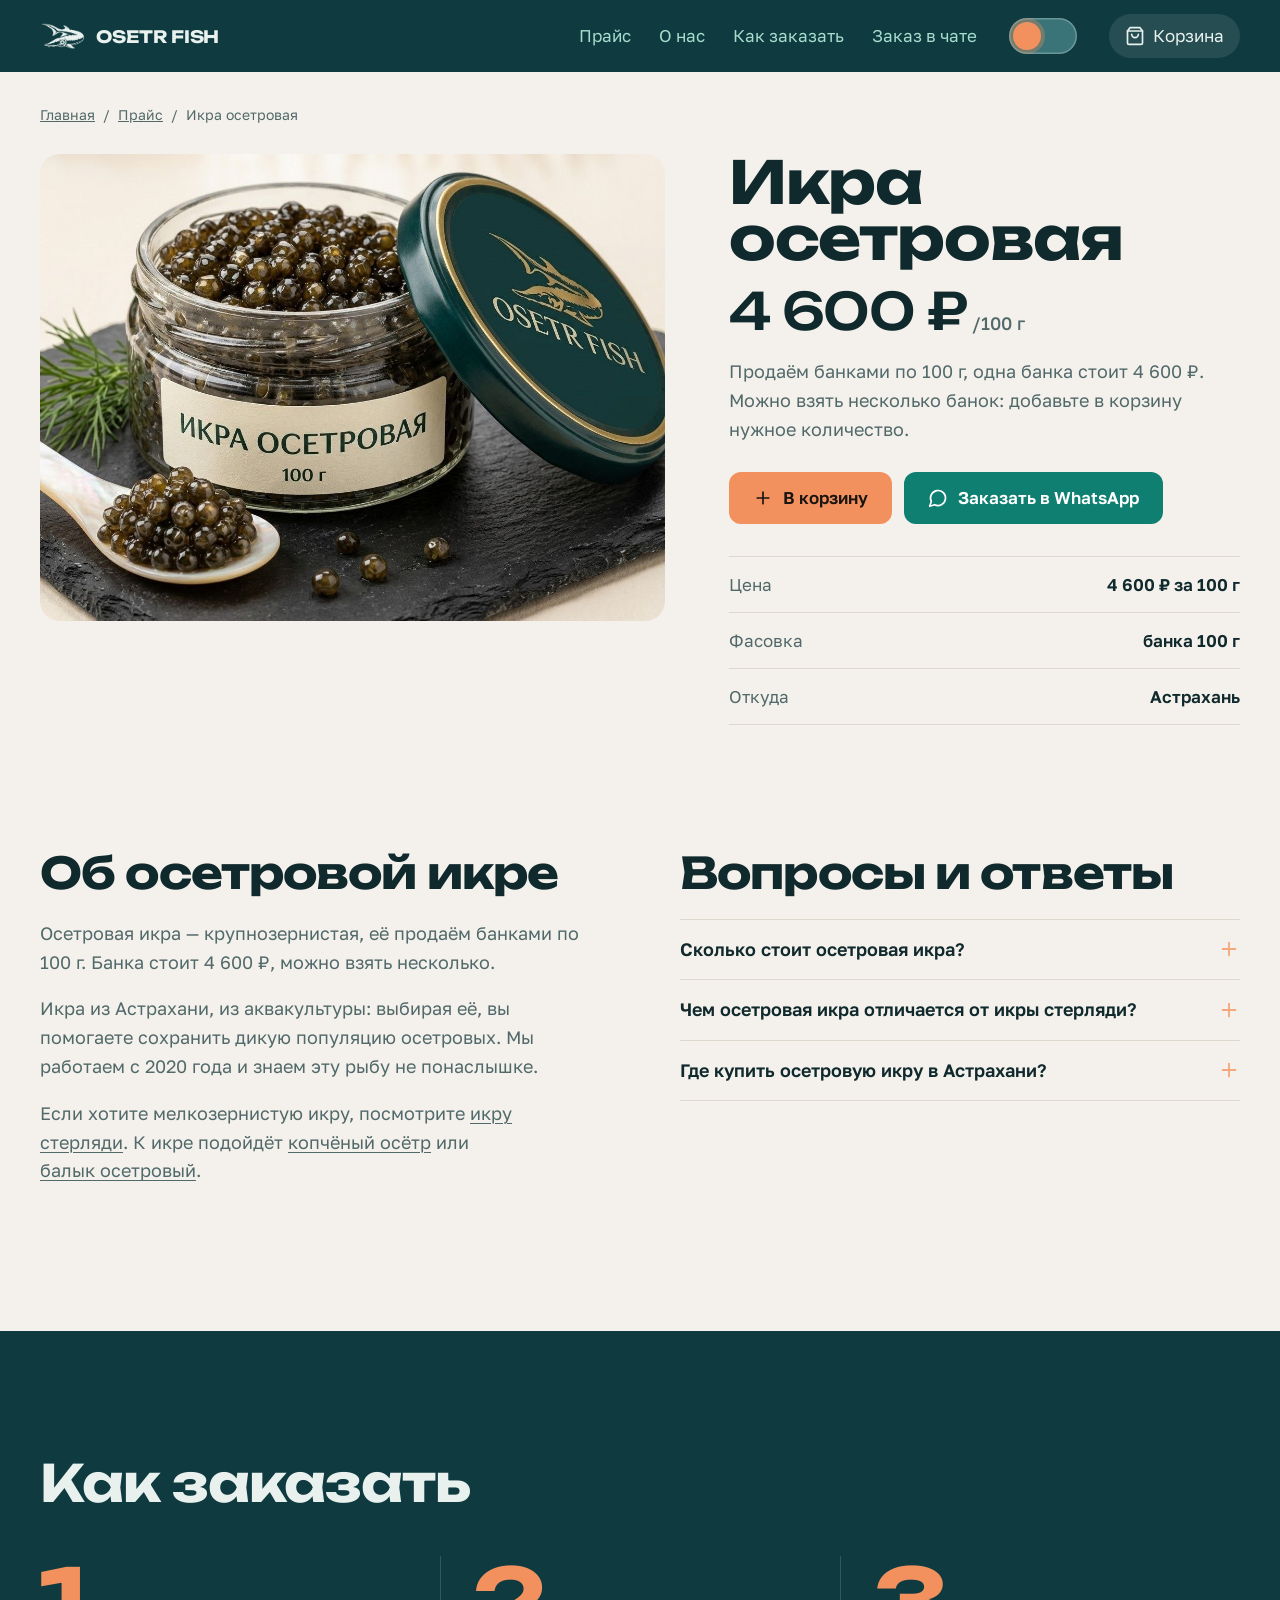
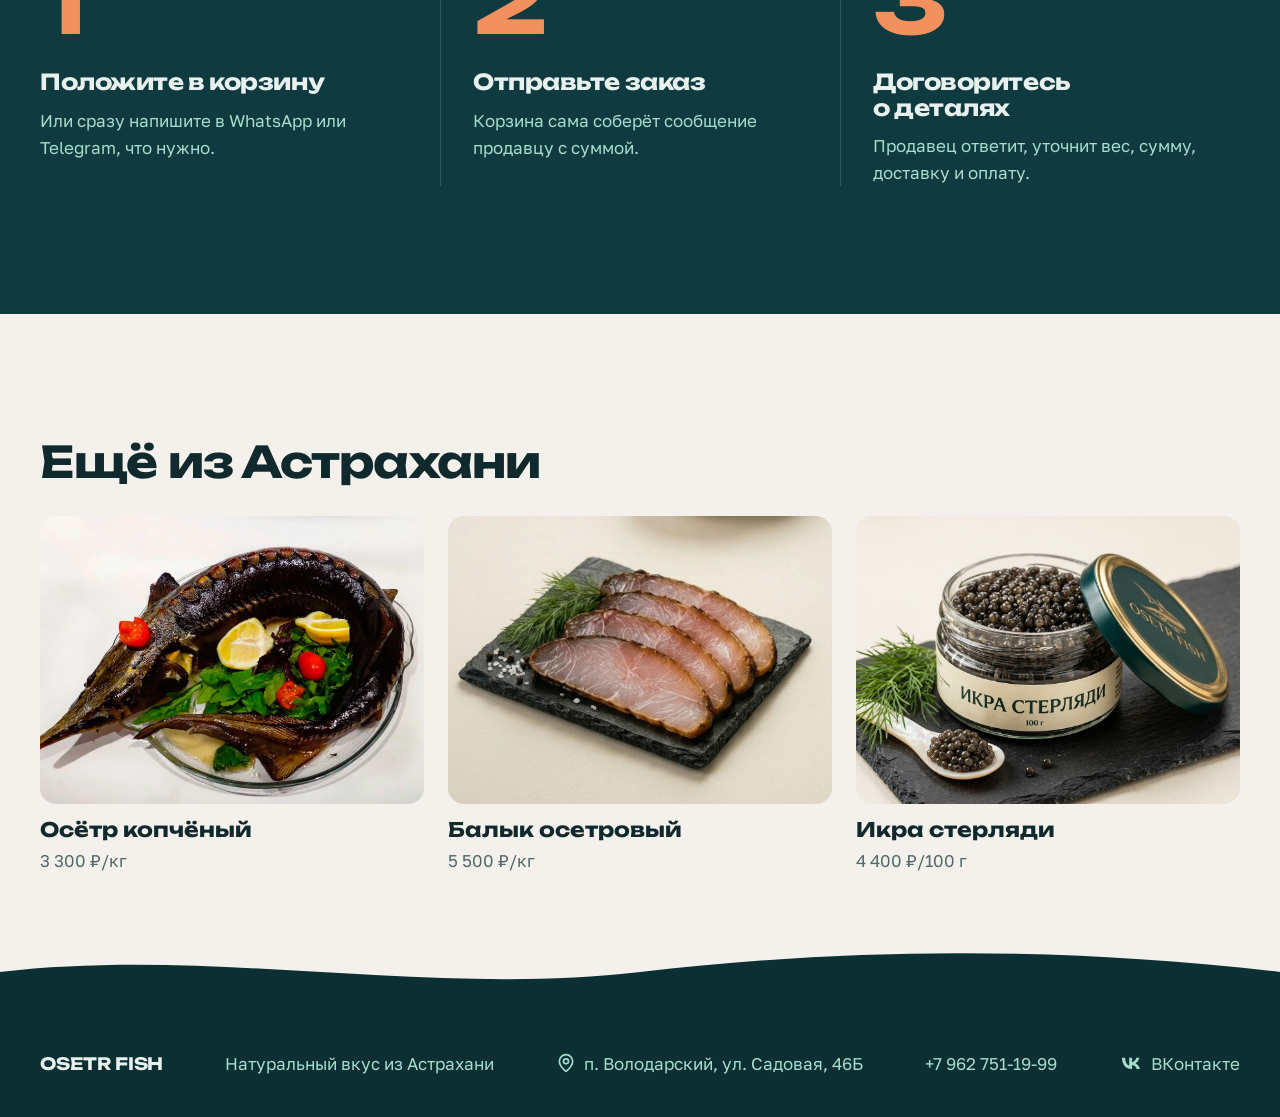
<file: ikra-osetrovaya/index.html>
<!doctype html>
<html lang="ru">
<head>
  <meta charset="utf-8">
  <script>if (location.protocol === 'http:' && location.hostname === 'osetrfish.ru') location.replace('https://osetrfish.ru' + location.pathname + location.search + location.hash);</script>
  <script>try{if(localStorage.getItem('osetr-theme')==='dark')document.documentElement.dataset.theme='dark'}catch(e){}</script>
  <meta name="viewport" content="width=device-width, initial-scale=1">
  <title>Осетровая икра купить в Астрахани, 4600 ₽ за 100 г | OSETR FISH</title>
  <meta name="description" content="Осетровая икра из Астрахани, банка 100 г за 4600 ₽. Заказ в WhatsApp и Telegram.">
  <meta property="og:title" content="Икра осетровая | OSETR FISH">
  <meta property="og:description" content="Осетровая икра из Астрахани, банка 100 г за 4600 ₽. Заказ в WhatsApp и Telegram.">
  <meta property="og:type" content="product">
  <meta property="og:locale" content="ru_RU">
  <meta property="og:url" content="https://osetrfish.ru/ikra-osetrovaya/">
  <meta property="og:image" content="https://osetrfish.ru/images/stock/ikra-osetrovaya-banka.jpg">
  <meta name="twitter:card" content="summary_large_image">
  <link rel="canonical" href="https://osetrfish.ru/ikra-osetrovaya/">
  <script type="application/ld+json">
  {"@context": "https://schema.org", "@graph": [{"@type": "Product", "name": "Икра осетровая", "image": "https://osetrfish.ru/images/stock/ikra-osetrovaya-banka.jpg", "description": "Осетровая икра из Астрахани, банка 100 г за 4600 ₽. Заказ в WhatsApp и Telegram.", "brand": {"@type": "Brand", "name": "OSETR FISH"}, "url": "https://osetrfish.ru/ikra-osetrovaya/", "offers": {"@type": "Offer", "url": "https://osetrfish.ru/ikra-osetrovaya/", "priceCurrency": "RUB", "price": 4600, "priceSpecification": {"@type": "UnitPriceSpecification", "price": 4600, "priceCurrency": "RUB", "referenceQuantity": {"@type": "QuantitativeValue", "value": 100, "unitCode": "GRM"}}, "seller": {"@type": "Store", "name": "OSETR FISH", "url": "https://osetrfish.ru/", "telephone": "+79627511999", "logo": "https://osetrfish.ru/icon-512.png"}}}, {"@type": "BreadcrumbList", "itemListElement": [{"@type": "ListItem", "position": 1, "name": "OSETR FISH", "item": "https://osetrfish.ru/"}, {"@type": "ListItem", "position": 2, "name": "Икра осетровая", "item": "https://osetrfish.ru/ikra-osetrovaya/"}]}, {"@type": "FAQPage", "mainEntity": [{"@type": "Question", "name": "Сколько стоит осетровая икра?", "acceptedAnswer": {"@type": "Answer", "text": "Банка 100 г стоит 4 600 ₽. Можно взять несколько банок."}}, {"@type": "Question", "name": "Чем осетровая икра отличается от икры стерляди?", "acceptedAnswer": {"@type": "Answer", "text": "У осетровой икры зерно крупнее. Икра стерляди мелкозернистая и стоит 4 400 ₽ за 100 г. Обе продаём банками по 100 г."}}, {"@type": "Question", "name": "Где купить осетровую икру в Астрахани?", "acceptedAnswer": {"@type": "Answer", "text": "На нашем сайте: добавьте банки в корзину и отправьте заказ в WhatsApp или Telegram. Или позвоните: +7 962 751-19-99."}}]}]}
  </script>
  <meta name="theme-color" content="#0f3a3f">
  <link rel="icon" href="/favicon.ico" sizes="48x48" type="image/x-icon">
  <link rel="icon" href="/icon-96.png?v=3" type="image/png" sizes="96x96">
  <link rel="icon" href="/icon-192.png?v=3" type="image/png" sizes="192x192">
  <link rel="apple-touch-icon" href="/apple-touch-icon.png?v=3">
  <link rel="preconnect" href="https://fonts.googleapis.com">
  <link rel="preconnect" href="https://fonts.gstatic.com" crossorigin>
  <link href="https://fonts.googleapis.com/css2?family=Unbounded:wght@500;700&family=Golos+Text:wght@400;500;600&display=swap" rel="stylesheet">
  <link rel="stylesheet" href="/styles.css?v=56">
  <script src="/product.js?v=56" defer></script>
  <script src="/theme.js?v=2" defer></script>
</head>
<body class="page-product">
  <svg width="0" height="0" style="position:absolute" aria-hidden="true">
    <symbol id="i-bag" viewBox="0 0 24 24"><path d="M6 2 3 6v14a2 2 0 0 0 2 2h14a2 2 0 0 0 2-2V6l-3-4Z"/><path d="M3 6h18"/><path d="M16 10a4 4 0 0 1-8 0"/></symbol>
    <symbol id="i-phone" viewBox="0 0 24 24"><path d="M22 16.92v3a2 2 0 0 1-2.18 2 19.79 19.79 0 0 1-8.63-3.07 19.5 19.5 0 0 1-6-6 19.79 19.79 0 0 1-3.07-8.67A2 2 0 0 1 4.11 2h3a2 2 0 0 1 2 1.72 12.84 12.84 0 0 0 .7 2.81 2 2 0 0 1-.45 2.11L8.09 9.91a16 16 0 0 0 6 6l1.27-1.27a2 2 0 0 1 2.11-.45 12.84 12.84 0 0 0 2.81.7A2 2 0 0 1 22 16.92z"/></symbol>
    <symbol id="i-chat" viewBox="0 0 24 24"><path d="M7.9 20A9 9 0 1 0 4 16.1L2 22Z"/></symbol>
    <symbol id="i-send" viewBox="0 0 24 24"><path d="M14.54 21.69a.5.5 0 0 0 .94-.03l6.5-19a.5.5 0 0 0-.64-.64l-19 6.5a.5.5 0 0 0-.03.94l7.93 3.18a2 2 0 0 1 1.11 1.11z"/><path d="m21.85 2.15-10.94 10.94"/></symbol>
    <symbol id="i-checks" viewBox="0 0 24 24"><path d="M18 6 7 17l-5-5"/><path d="m22 10-7.5 7.5L13 16"/></symbol>
    <symbol id="i-arrow-left" viewBox="0 0 24 24"><path d="m12 19-7-7 7-7"/><path d="M19 12H5"/></symbol>
    <symbol id="i-arrow-right" viewBox="0 0 24 24"><path d="M5 12h14"/><path d="m12 5 7 7-7 7"/></symbol>
    <symbol id="i-minus" viewBox="0 0 24 24"><path d="M5 12h14"/></symbol>
    <symbol id="i-plus" viewBox="0 0 24 24"><path d="M5 12h14"/><path d="M12 5v14"/></symbol>
    <symbol id="i-pin" viewBox="0 0 24 24"><path d="M20 10c0 4.993-5.539 10.193-7.399 11.799a1 1 0 0 1-1.202 0C9.539 20.193 4 14.993 4 10a8 8 0 0 1 16 0"/><circle cx="12" cy="10" r="3"/></symbol>
    <symbol id="i-x" viewBox="0 0 24 24"><path d="M18 6 6 18"/><path d="m6 6 12 12"/></symbol>
    <symbol id="i-vk" viewBox="0 0 24 24"><path d="M12.8 18C6.6 18 3.1 13.8 3 6.8h3.1c.1 5.1 2.3 7.3 4.1 7.7V6.8h2.9v4.4c1.8-.2 3.6-2.2 4.3-4.4h2.9c-.5 2.7-2.5 4.7-3.9 5.5 1.4.7 3.7 2.4 4.6 5.7h-3.2c-.7-2.2-2.4-3.9-4.7-4.1V18z"/></symbol>
    <symbol id="i-trash" viewBox="0 0 24 24"><path d="M3 6h18"/><path d="M19 6v14a2 2 0 0 1-2 2H7a2 2 0 0 1-2-2V6"/><path d="M8 6V4a2 2 0 0 1 2-2h4a2 2 0 0 1 2 2v2"/></symbol>
  </svg>

  <header class="top">
    <a class="mark" href="/" aria-label="OSETR FISH, на главную"><img class="mark__fish" src="/images/logo.png" alt="" width="930" height="534" fetchpriority="high">OSETR FISH</a>
    <nav class="nav" aria-label="Разделы">
      <a href="/#price">Прайс</a>
      <a href="/#about">О нас</a>
      <a href="/#how">Как заказать</a>
      <a href="/#contacts">Заказ в чате</a>
    </nav>
    <button class="theme-btn" type="button" role="switch" aria-checked="false" data-theme-toggle aria-label="Ночная тема" title="Ночная тема"><span class="theme-btn__stars" aria-hidden="true"><i></i><i></i><i></i></span><span class="theme-btn__knob" aria-hidden="true"></span></button>
    <a class="cart-btn" href="/?cart=1" aria-label="Открыть корзину">
      <svg class="ic"><use href="#i-bag"/></svg>
      <span class="cart-btn__label">Корзина</span>
      <span class="cart-btn__count" data-count hidden>0</span>
    </a>
  </header>

  <main>
    <section class="product" data-product="ikra-osetr" data-step="1">
      <nav class="crumbs" aria-label="Вы здесь"><a href="/">Главная</a><span aria-hidden="true">/</span><a href="/#price">Прайс</a><span aria-hidden="true">/</span><span>Икра осетровая</span></nav>
      <div class="product__grid">
        <div class="product__photo" style="aspect-ratio: 1200 / 896; --bg: url(/images/stock/ikra-osetrovaya-banka.jpg)"><img src="/images/stock/ikra-osetrovaya-banka.jpg" alt="Банка осетровой икры 100 г с зелёной крышкой OSETR FISH и ложечкой" width="1200" height="896" fetchpriority="high"></div>
        <div class="product__info">
          <h1>Икра осетровая</h1>
          <p class="product__price">4 600 ₽<small>/100 г</small></p>
          <p class="product__lead">Продаём банками по 100 г, одна банка стоит 4 600 ₽. Можно взять несколько банок: добавьте в корзину нужное количество.</p>
          <div class="product__actions">
            <button class="btn btn--accent" type="button" data-product-add><svg class="ic"><use href="#i-plus"/></svg>В корзину</button>
            <a class="btn btn--wa" href="https://wa.me/79627511999?text=%D0%97%D0%B4%D1%80%D0%B0%D0%B2%D1%81%D1%82%D0%B2%D1%83%D0%B9%D1%82%D0%B5%21%20%D0%A5%D0%BE%D1%87%D1%83%20%D0%B7%D0%B0%D0%BA%D0%B0%D0%B7%D0%B0%D1%82%D1%8C%20%D0%BD%D0%B0%20%D1%81%D0%B0%D0%B9%D1%82%D0%B5%20OSETR%20FISH%3A%20%D0%98%D0%BA%D1%80%D0%B0%20%D0%BE%D1%81%D0%B5%D1%82%D1%80%D0%BE%D0%B2%D0%B0%D1%8F%2C%201%20%D0%B1%D0%B0%D0%BD%D0%BA%D0%B0%20100%20%D0%B3." target="_blank" rel="noopener"><svg class="ic"><use href="#i-chat"/></svg>Заказать в WhatsApp</a>
          </div>
          <p class="product__added" data-product-done hidden>Добавлено. <a href="/?cart=1">Открыть корзину</a></p>
          <dl class="product__facts">
          <div><dt>Цена</dt><dd>4 600 ₽ за 100 г</dd></div>
          <div><dt>Фасовка</dt><dd>банка 100 г</dd></div>
          <div><dt>Откуда</dt><dd>Астрахань</dd></div>
          </dl>
        </div>
      </div>
    </section>

    <section class="product-about" aria-labelledby="about-title">
      <div class="product-about__text">
        <h2 id="about-title">Об осетровой икре</h2>
        <p>Осетровая икра — крупнозернистая, её продаём банками по 100 г. Банка стоит 4 600 ₽, можно взять несколько.</p>
        <p>Икра из Астрахани, из аквакультуры: выбирая её, вы помогаете сохранить дикую популяцию осетровых. Мы работаем с 2020 года и знаем эту рыбу не понаслышке.</p>
        <p>Если хотите мелкозернистую икру, посмотрите <a href="/ikra-sterlyadi/">икру стерляди</a>. К икре подойдёт <a href="/osetr-kopchenyj/">копчёный осётр</a> или <a href="/balyk-osetrovyj/">балык осетровый</a>.</p>
      </div>
      <div class="pfaq">
        <h2>Вопросы и ответы</h2>
        <details class="pfaq__item">
          <summary><h3>Сколько стоит осетровая икра?</h3><svg class="ic" aria-hidden="true"><use href="#i-plus"/></svg></summary>
          <p>Банка 100 г стоит 4 600 ₽. Можно взять несколько банок.</p>
        </details>
        <details class="pfaq__item">
          <summary><h3>Чем осетровая икра отличается от икры стерляди?</h3><svg class="ic" aria-hidden="true"><use href="#i-plus"/></svg></summary>
          <p>У осетровой икры зерно крупнее. Икра <a href="/ikra-sterlyadi/">стерляди</a> мелкозернистая и стоит 4 400 ₽ за 100 г. Обе продаём банками по 100 г.</p>
        </details>
        <details class="pfaq__item">
          <summary><h3>Где купить осетровую икру в Астрахани?</h3><svg class="ic" aria-hidden="true"><use href="#i-plus"/></svg></summary>
          <p>На нашем сайте: добавьте банки в корзину и отправьте заказ в WhatsApp или Telegram. Или позвоните: <a href="tel:+79627511999">+7 962 751-19-99</a>.</p>
        </details>
      </div>
    </section>

    <section class="product-how" aria-labelledby="how-title">
      <h2 id="how-title">Как заказать</h2>
      <ol class="steps">
        <li><span class="steps__n">1</span><h3>Положите в корзину</h3><p>Или сразу напишите в WhatsApp или Telegram, что нужно.</p></li>
        <li><span class="steps__n">2</span><h3>Отправьте заказ</h3><p>Корзина сама соберёт сообщение продавцу с суммой.</p></li>
        <li><span class="steps__n">3</span><h3>Договоритесь о деталях</h3><p>Продавец ответит, уточнит вес, сумму, доставку и оплату.</p></li>
      </ol>
    </section>

    <section class="more" aria-labelledby="more-title">
      <h2 id="more-title">Ещё из Астрахани</h2>
      <ul class="more__list">
        <li><a class="more__card" href="/osetr-kopchenyj/"><span class="more__pic"><img src="/images/stock/osetr-blyudo.webp" alt="Целый копчёный осётр на стеклянном блюде с зеленью, лимоном и помидорами" width="841" height="567" loading="lazy"></span><b>Осётр копчёный</b><span>3 300 ₽/кг</span></a></li>
        <li><a class="more__card" href="/balyk-osetrovyj/"><span class="more__pic"><img src="/images/stock/balyk-slate.jpg" alt="Балык осетровый ломтиками на чёрной каменной доске с укропом и солью" width="1200" height="896" loading="lazy"></span><b>Балык осетровый</b><span>5 500 ₽/кг</span></a></li>
        <li><a class="more__card" href="/ikra-sterlyadi/"><span class="more__pic"><img src="/images/stock/ikra-sterlyadi-banka.jpg" alt="Банка икры стерляди 100 г с зелёной крышкой OSETR FISH на каменной доске" width="1200" height="896" loading="lazy"></span><b>Икра стерляди</b><span>4 400 ₽/100 г</span></a></li>
      </ul>
    </section>
  </main>

  <footer class="foot">
    <svg class="wave wave--foot" viewBox="0 0 1440 120" preserveAspectRatio="none" aria-hidden="true">
      <path d="M0 60 C240 10 480 110 720 60 S1200 10 1440 60 V120 H0Z"/>
    </svg>
    <div class="foot__inner">
      <a class="mark" href="/">OSETR FISH</a>
      <span>Натуральный вкус из Астрахани</span>
      <span class="foot__addr"><svg class="ic"><use href="#i-pin"/></svg>п. Володарский, ул. Садовая, 46Б</span>
      <a href="tel:+79627511999">+7 962 751-19-99</a>
      <a class="foot__vk" href="https://vk.com/osetrfish" target="_blank" rel="noopener" aria-label="OSETR FISH во ВКонтакте"><svg class="ic ic--fill"><use href="#i-vk"/></svg>ВКонтакте</a>
    </div>
  </footer>
</body>
</html>
</file>
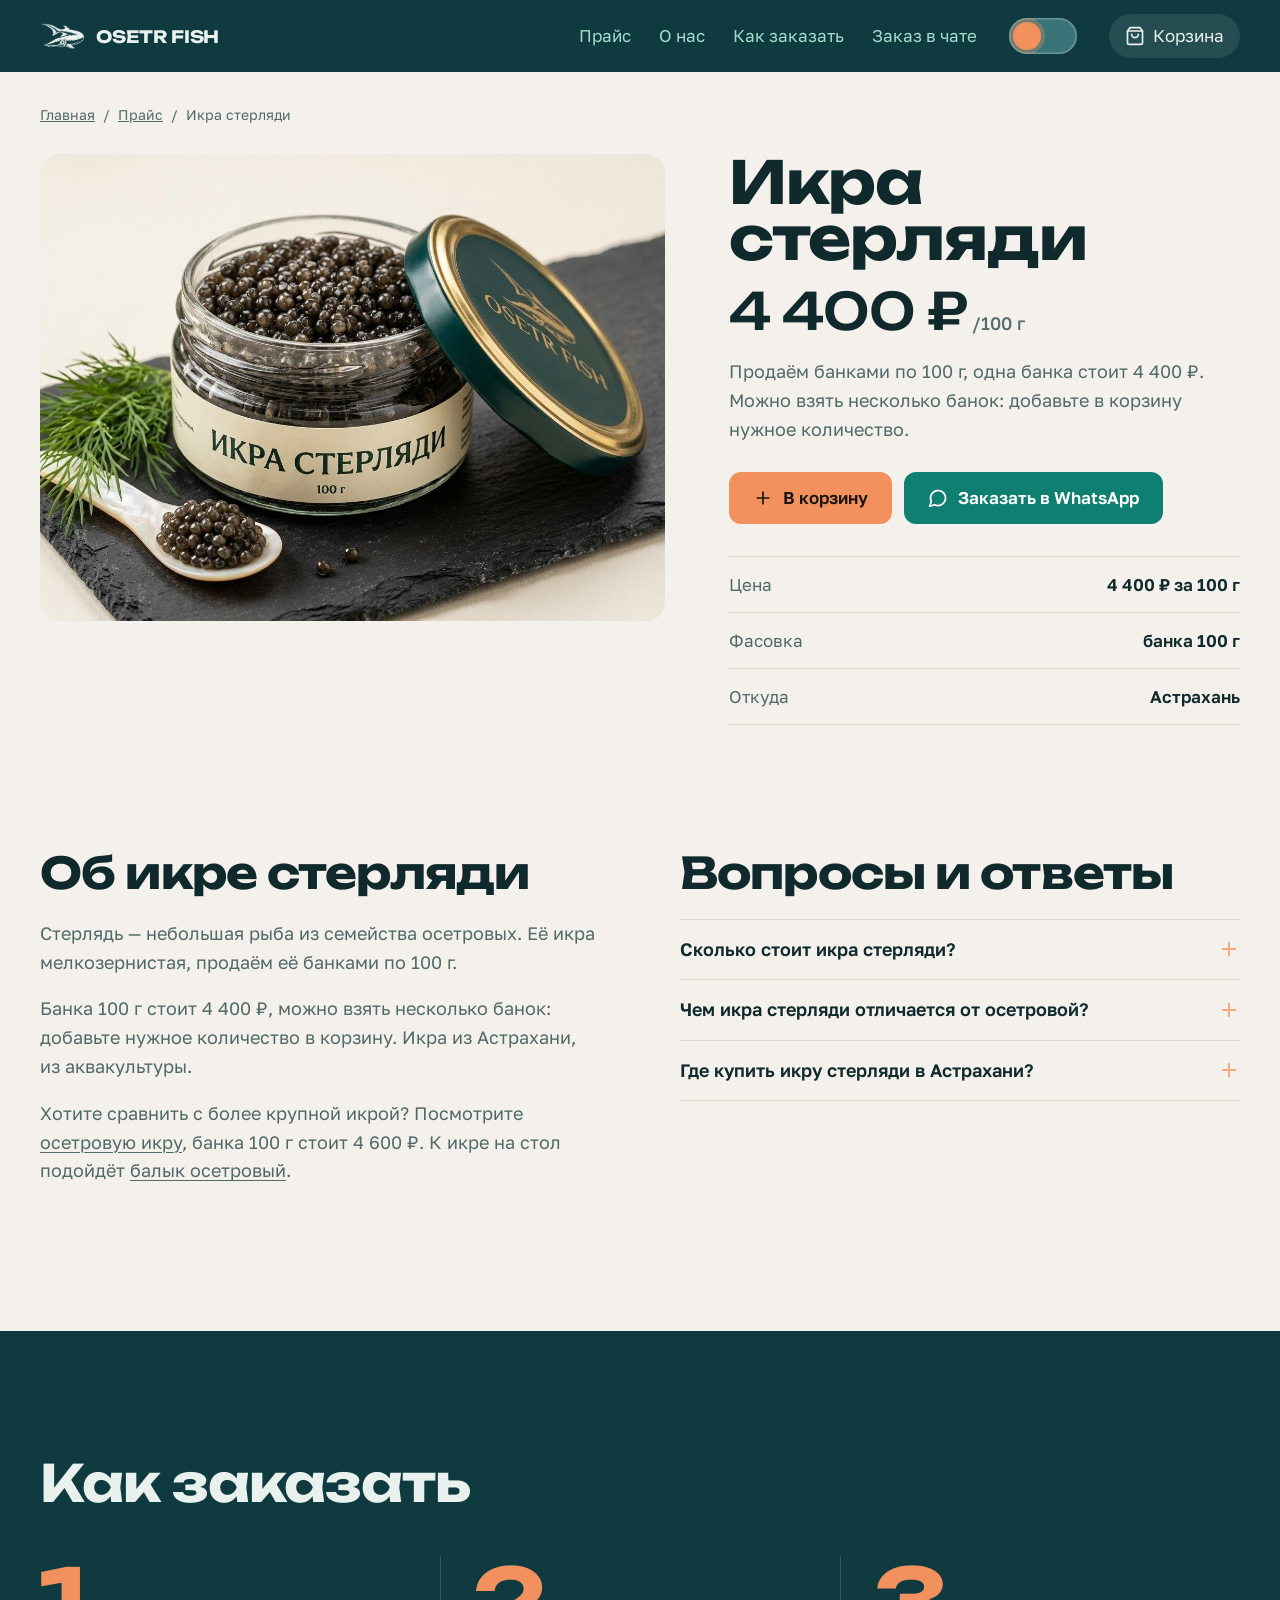
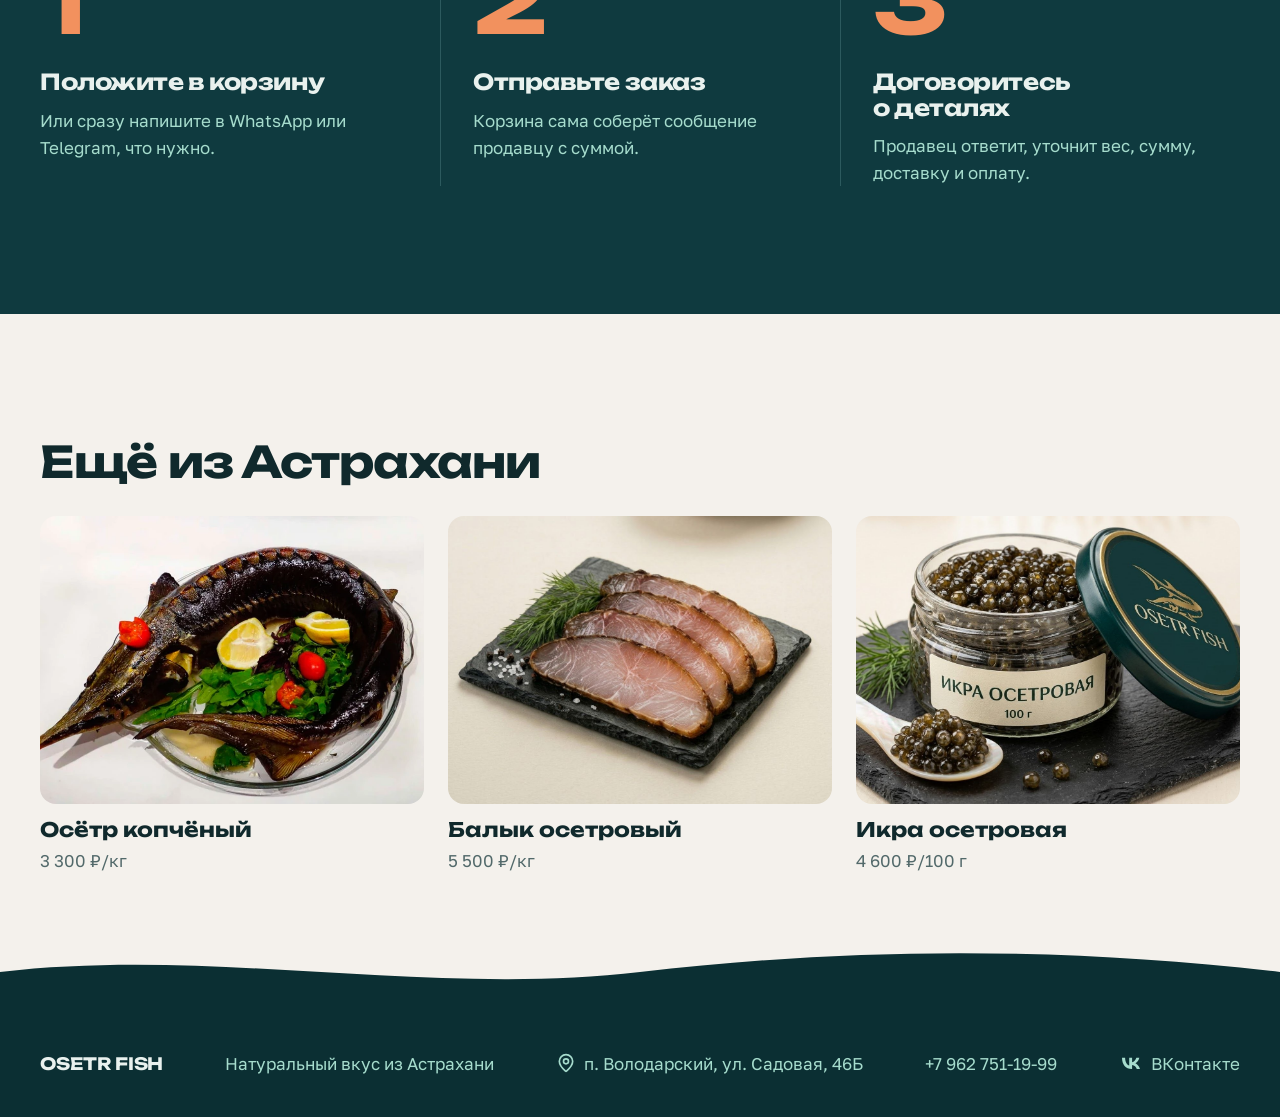
<file: ikra-sterlyadi/index.html>
<!doctype html>
<html lang="ru">
<head>
  <meta charset="utf-8">
  <script>if (location.protocol === 'http:' && location.hostname === 'osetrfish.ru') location.replace('https://osetrfish.ru' + location.pathname + location.search + location.hash);</script>
  <script>try{if(localStorage.getItem('osetr-theme')==='dark')document.documentElement.dataset.theme='dark'}catch(e){}</script>
  <meta name="viewport" content="width=device-width, initial-scale=1">
  <title>Икра стерляди купить в Астрахани, 4400 ₽ за 100 г | OSETR FISH</title>
  <meta name="description" content="Икра стерляди из Астрахани, банка 100 г за 4400 ₽. Заказ в WhatsApp и Telegram.">
  <meta property="og:title" content="Икра стерляди | OSETR FISH">
  <meta property="og:description" content="Икра стерляди из Астрахани, банка 100 г за 4400 ₽. Заказ в WhatsApp и Telegram.">
  <meta property="og:type" content="product">
  <meta property="og:locale" content="ru_RU">
  <meta property="og:url" content="https://osetrfish.ru/ikra-sterlyadi/">
  <meta property="og:image" content="https://osetrfish.ru/images/stock/ikra-sterlyadi-banka.jpg">
  <meta name="twitter:card" content="summary_large_image">
  <link rel="canonical" href="https://osetrfish.ru/ikra-sterlyadi/">
  <script type="application/ld+json">
  {"@context": "https://schema.org", "@graph": [{"@type": "Product", "name": "Икра стерляди", "image": "https://osetrfish.ru/images/stock/ikra-sterlyadi-banka.jpg", "description": "Икра стерляди из Астрахани, банка 100 г за 4400 ₽. Заказ в WhatsApp и Telegram.", "brand": {"@type": "Brand", "name": "OSETR FISH"}, "url": "https://osetrfish.ru/ikra-sterlyadi/", "offers": {"@type": "Offer", "url": "https://osetrfish.ru/ikra-sterlyadi/", "priceCurrency": "RUB", "price": 4400, "priceSpecification": {"@type": "UnitPriceSpecification", "price": 4400, "priceCurrency": "RUB", "referenceQuantity": {"@type": "QuantitativeValue", "value": 100, "unitCode": "GRM"}}, "seller": {"@type": "Store", "name": "OSETR FISH", "url": "https://osetrfish.ru/", "telephone": "+79627511999", "logo": "https://osetrfish.ru/icon-512.png"}}}, {"@type": "BreadcrumbList", "itemListElement": [{"@type": "ListItem", "position": 1, "name": "OSETR FISH", "item": "https://osetrfish.ru/"}, {"@type": "ListItem", "position": 2, "name": "Икра стерляди", "item": "https://osetrfish.ru/ikra-sterlyadi/"}]}, {"@type": "FAQPage", "mainEntity": [{"@type": "Question", "name": "Сколько стоит икра стерляди?", "acceptedAnswer": {"@type": "Answer", "text": "Банка 100 г стоит 4 400 ₽. Можно взять несколько банок."}}, {"@type": "Question", "name": "Чем икра стерляди отличается от осетровой?", "acceptedAnswer": {"@type": "Answer", "text": "Стерлядь — небольшая рыба из семейства осетровых, у её икры мелкое зерно. У осетровой икры зерно крупнее. Обе продаём банками по 100 г: стерляди 4 400 ₽, осетровая 4 600 ₽."}}, {"@type": "Question", "name": "Где купить икру стерляди в Астрахани?", "acceptedAnswer": {"@type": "Answer", "text": "На нашем сайте: добавьте банки в корзину и отправьте заказ в WhatsApp или Telegram. Или позвоните: +7 962 751-19-99."}}]}]}
  </script>
  <meta name="theme-color" content="#0f3a3f">
  <link rel="icon" href="/favicon.ico" sizes="48x48" type="image/x-icon">
  <link rel="icon" href="/icon-96.png?v=3" type="image/png" sizes="96x96">
  <link rel="icon" href="/icon-192.png?v=3" type="image/png" sizes="192x192">
  <link rel="apple-touch-icon" href="/apple-touch-icon.png?v=3">
  <link rel="preconnect" href="https://fonts.googleapis.com">
  <link rel="preconnect" href="https://fonts.gstatic.com" crossorigin>
  <link href="https://fonts.googleapis.com/css2?family=Unbounded:wght@500;700&family=Golos+Text:wght@400;500;600&display=swap" rel="stylesheet">
  <link rel="stylesheet" href="/styles.css?v=56">
  <script src="/product.js?v=56" defer></script>
  <script src="/theme.js?v=2" defer></script>
</head>
<body class="page-product">
  <svg width="0" height="0" style="position:absolute" aria-hidden="true">
    <symbol id="i-bag" viewBox="0 0 24 24"><path d="M6 2 3 6v14a2 2 0 0 0 2 2h14a2 2 0 0 0 2-2V6l-3-4Z"/><path d="M3 6h18"/><path d="M16 10a4 4 0 0 1-8 0"/></symbol>
    <symbol id="i-phone" viewBox="0 0 24 24"><path d="M22 16.92v3a2 2 0 0 1-2.18 2 19.79 19.79 0 0 1-8.63-3.07 19.5 19.5 0 0 1-6-6 19.79 19.79 0 0 1-3.07-8.67A2 2 0 0 1 4.11 2h3a2 2 0 0 1 2 1.72 12.84 12.84 0 0 0 .7 2.81 2 2 0 0 1-.45 2.11L8.09 9.91a16 16 0 0 0 6 6l1.27-1.27a2 2 0 0 1 2.11-.45 12.84 12.84 0 0 0 2.81.7A2 2 0 0 1 22 16.92z"/></symbol>
    <symbol id="i-chat" viewBox="0 0 24 24"><path d="M7.9 20A9 9 0 1 0 4 16.1L2 22Z"/></symbol>
    <symbol id="i-send" viewBox="0 0 24 24"><path d="M14.54 21.69a.5.5 0 0 0 .94-.03l6.5-19a.5.5 0 0 0-.64-.64l-19 6.5a.5.5 0 0 0-.03.94l7.93 3.18a2 2 0 0 1 1.11 1.11z"/><path d="m21.85 2.15-10.94 10.94"/></symbol>
    <symbol id="i-checks" viewBox="0 0 24 24"><path d="M18 6 7 17l-5-5"/><path d="m22 10-7.5 7.5L13 16"/></symbol>
    <symbol id="i-arrow-left" viewBox="0 0 24 24"><path d="m12 19-7-7 7-7"/><path d="M19 12H5"/></symbol>
    <symbol id="i-arrow-right" viewBox="0 0 24 24"><path d="M5 12h14"/><path d="m12 5 7 7-7 7"/></symbol>
    <symbol id="i-minus" viewBox="0 0 24 24"><path d="M5 12h14"/></symbol>
    <symbol id="i-plus" viewBox="0 0 24 24"><path d="M5 12h14"/><path d="M12 5v14"/></symbol>
    <symbol id="i-pin" viewBox="0 0 24 24"><path d="M20 10c0 4.993-5.539 10.193-7.399 11.799a1 1 0 0 1-1.202 0C9.539 20.193 4 14.993 4 10a8 8 0 0 1 16 0"/><circle cx="12" cy="10" r="3"/></symbol>
    <symbol id="i-x" viewBox="0 0 24 24"><path d="M18 6 6 18"/><path d="m6 6 12 12"/></symbol>
    <symbol id="i-vk" viewBox="0 0 24 24"><path d="M12.8 18C6.6 18 3.1 13.8 3 6.8h3.1c.1 5.1 2.3 7.3 4.1 7.7V6.8h2.9v4.4c1.8-.2 3.6-2.2 4.3-4.4h2.9c-.5 2.7-2.5 4.7-3.9 5.5 1.4.7 3.7 2.4 4.6 5.7h-3.2c-.7-2.2-2.4-3.9-4.7-4.1V18z"/></symbol>
    <symbol id="i-trash" viewBox="0 0 24 24"><path d="M3 6h18"/><path d="M19 6v14a2 2 0 0 1-2 2H7a2 2 0 0 1-2-2V6"/><path d="M8 6V4a2 2 0 0 1 2-2h4a2 2 0 0 1 2 2v2"/></symbol>
  </svg>

  <header class="top">
    <a class="mark" href="/" aria-label="OSETR FISH, на главную"><img class="mark__fish" src="/images/logo.png" alt="" width="930" height="534" fetchpriority="high">OSETR FISH</a>
    <nav class="nav" aria-label="Разделы">
      <a href="/#price">Прайс</a>
      <a href="/#about">О нас</a>
      <a href="/#how">Как заказать</a>
      <a href="/#contacts">Заказ в чате</a>
    </nav>
    <button class="theme-btn" type="button" role="switch" aria-checked="false" data-theme-toggle aria-label="Ночная тема" title="Ночная тема"><span class="theme-btn__stars" aria-hidden="true"><i></i><i></i><i></i></span><span class="theme-btn__knob" aria-hidden="true"></span></button>
    <a class="cart-btn" href="/?cart=1" aria-label="Открыть корзину">
      <svg class="ic"><use href="#i-bag"/></svg>
      <span class="cart-btn__label">Корзина</span>
      <span class="cart-btn__count" data-count hidden>0</span>
    </a>
  </header>

  <main>
    <section class="product" data-product="ikra" data-step="1">
      <nav class="crumbs" aria-label="Вы здесь"><a href="/">Главная</a><span aria-hidden="true">/</span><a href="/#price">Прайс</a><span aria-hidden="true">/</span><span>Икра стерляди</span></nav>
      <div class="product__grid">
        <div class="product__photo" style="aspect-ratio: 1200 / 896; --bg: url(/images/stock/ikra-sterlyadi-banka.jpg)"><img src="/images/stock/ikra-sterlyadi-banka.jpg" alt="Банка икры стерляди 100 г с зелёной крышкой OSETR FISH на каменной доске" width="1200" height="896" fetchpriority="high"></div>
        <div class="product__info">
          <h1>Икра стерляди</h1>
          <p class="product__price">4 400 ₽<small>/100 г</small></p>
          <p class="product__lead">Продаём банками по 100 г, одна банка стоит 4 400 ₽. Можно взять несколько банок: добавьте в корзину нужное количество.</p>
          <div class="product__actions">
            <button class="btn btn--accent" type="button" data-product-add><svg class="ic"><use href="#i-plus"/></svg>В корзину</button>
            <a class="btn btn--wa" href="https://wa.me/79627511999?text=%D0%97%D0%B4%D1%80%D0%B0%D0%B2%D1%81%D1%82%D0%B2%D1%83%D0%B9%D1%82%D0%B5%21%20%D0%A5%D0%BE%D1%87%D1%83%20%D0%B7%D0%B0%D0%BA%D0%B0%D0%B7%D0%B0%D1%82%D1%8C%20%D0%BD%D0%B0%20%D1%81%D0%B0%D0%B9%D1%82%D0%B5%20OSETR%20FISH%3A%20%D0%98%D0%BA%D1%80%D0%B0%20%D1%81%D1%82%D0%B5%D1%80%D0%BB%D1%8F%D0%B4%D0%B8%2C%201%20%D0%B1%D0%B0%D0%BD%D0%BA%D0%B0%20100%20%D0%B3." target="_blank" rel="noopener"><svg class="ic"><use href="#i-chat"/></svg>Заказать в WhatsApp</a>
          </div>
          <p class="product__added" data-product-done hidden>Добавлено. <a href="/?cart=1">Открыть корзину</a></p>
          <dl class="product__facts">
          <div><dt>Цена</dt><dd>4 400 ₽ за 100 г</dd></div>
          <div><dt>Фасовка</dt><dd>банка 100 г</dd></div>
          <div><dt>Откуда</dt><dd>Астрахань</dd></div>
          </dl>
        </div>
      </div>
    </section>

    <section class="product-about" aria-labelledby="about-title">
      <div class="product-about__text">
        <h2 id="about-title">Об икре стерляди</h2>
        <p>Стерлядь — небольшая рыба из семейства осетровых. Её икра мелкозернистая, продаём её банками по 100 г.</p>
        <p>Банка 100 г стоит 4 400 ₽, можно взять несколько банок: добавьте нужное количество в корзину. Икра из Астрахани, из аквакультуры.</p>
        <p>Хотите сравнить с более крупной икрой? Посмотрите <a href="/ikra-osetrovaya/">осетровую икру</a>, банка 100 г стоит 4 600 ₽. К икре на стол подойдёт <a href="/balyk-osetrovyj/">балык осетровый</a>.</p>
      </div>
      <div class="pfaq">
        <h2>Вопросы и ответы</h2>
        <details class="pfaq__item">
          <summary><h3>Сколько стоит икра стерляди?</h3><svg class="ic" aria-hidden="true"><use href="#i-plus"/></svg></summary>
          <p>Банка 100 г стоит 4 400 ₽. Можно взять несколько банок.</p>
        </details>
        <details class="pfaq__item">
          <summary><h3>Чем икра стерляди отличается от осетровой?</h3><svg class="ic" aria-hidden="true"><use href="#i-plus"/></svg></summary>
          <p>Стерлядь — небольшая рыба из семейства осетровых, у её икры мелкое зерно. У <a href="/ikra-osetrovaya/">осетровой икры</a> зерно крупнее. Обе продаём банками по 100 г: стерляди 4 400 ₽, осетровая 4 600 ₽.</p>
        </details>
        <details class="pfaq__item">
          <summary><h3>Где купить икру стерляди в Астрахани?</h3><svg class="ic" aria-hidden="true"><use href="#i-plus"/></svg></summary>
          <p>На нашем сайте: добавьте банки в корзину и отправьте заказ в WhatsApp или Telegram. Или позвоните: <a href="tel:+79627511999">+7 962 751-19-99</a>.</p>
        </details>
      </div>
    </section>

    <section class="product-how" aria-labelledby="how-title">
      <h2 id="how-title">Как заказать</h2>
      <ol class="steps">
        <li><span class="steps__n">1</span><h3>Положите в корзину</h3><p>Или сразу напишите в WhatsApp или Telegram, что нужно.</p></li>
        <li><span class="steps__n">2</span><h3>Отправьте заказ</h3><p>Корзина сама соберёт сообщение продавцу с суммой.</p></li>
        <li><span class="steps__n">3</span><h3>Договоритесь о деталях</h3><p>Продавец ответит, уточнит вес, сумму, доставку и оплату.</p></li>
      </ol>
    </section>

    <section class="more" aria-labelledby="more-title">
      <h2 id="more-title">Ещё из Астрахани</h2>
      <ul class="more__list">
        <li><a class="more__card" href="/osetr-kopchenyj/"><span class="more__pic"><img src="/images/stock/osetr-blyudo.webp" alt="Целый копчёный осётр на стеклянном блюде с зеленью, лимоном и помидорами" width="841" height="567" loading="lazy"></span><b>Осётр копчёный</b><span>3 300 ₽/кг</span></a></li>
        <li><a class="more__card" href="/balyk-osetrovyj/"><span class="more__pic"><img src="/images/stock/balyk-slate.jpg" alt="Балык осетровый ломтиками на чёрной каменной доске с укропом и солью" width="1200" height="896" loading="lazy"></span><b>Балык осетровый</b><span>5 500 ₽/кг</span></a></li>
        <li><a class="more__card" href="/ikra-osetrovaya/"><span class="more__pic"><img src="/images/stock/ikra-osetrovaya-banka.jpg" alt="Банка осетровой икры 100 г с зелёной крышкой OSETR FISH и ложечкой" width="1200" height="896" loading="lazy"></span><b>Икра осетровая</b><span>4 600 ₽/100 г</span></a></li>
      </ul>
    </section>
  </main>

  <footer class="foot">
    <svg class="wave wave--foot" viewBox="0 0 1440 120" preserveAspectRatio="none" aria-hidden="true">
      <path d="M0 60 C240 10 480 110 720 60 S1200 10 1440 60 V120 H0Z"/>
    </svg>
    <div class="foot__inner">
      <a class="mark" href="/">OSETR FISH</a>
      <span>Натуральный вкус из Астрахани</span>
      <span class="foot__addr"><svg class="ic"><use href="#i-pin"/></svg>п. Володарский, ул. Садовая, 46Б</span>
      <a href="tel:+79627511999">+7 962 751-19-99</a>
      <a class="foot__vk" href="https://vk.com/osetrfish" target="_blank" rel="noopener" aria-label="OSETR FISH во ВКонтакте"><svg class="ic ic--fill"><use href="#i-vk"/></svg>ВКонтакте</a>
    </div>
  </footer>
</body>
</html>
</file>
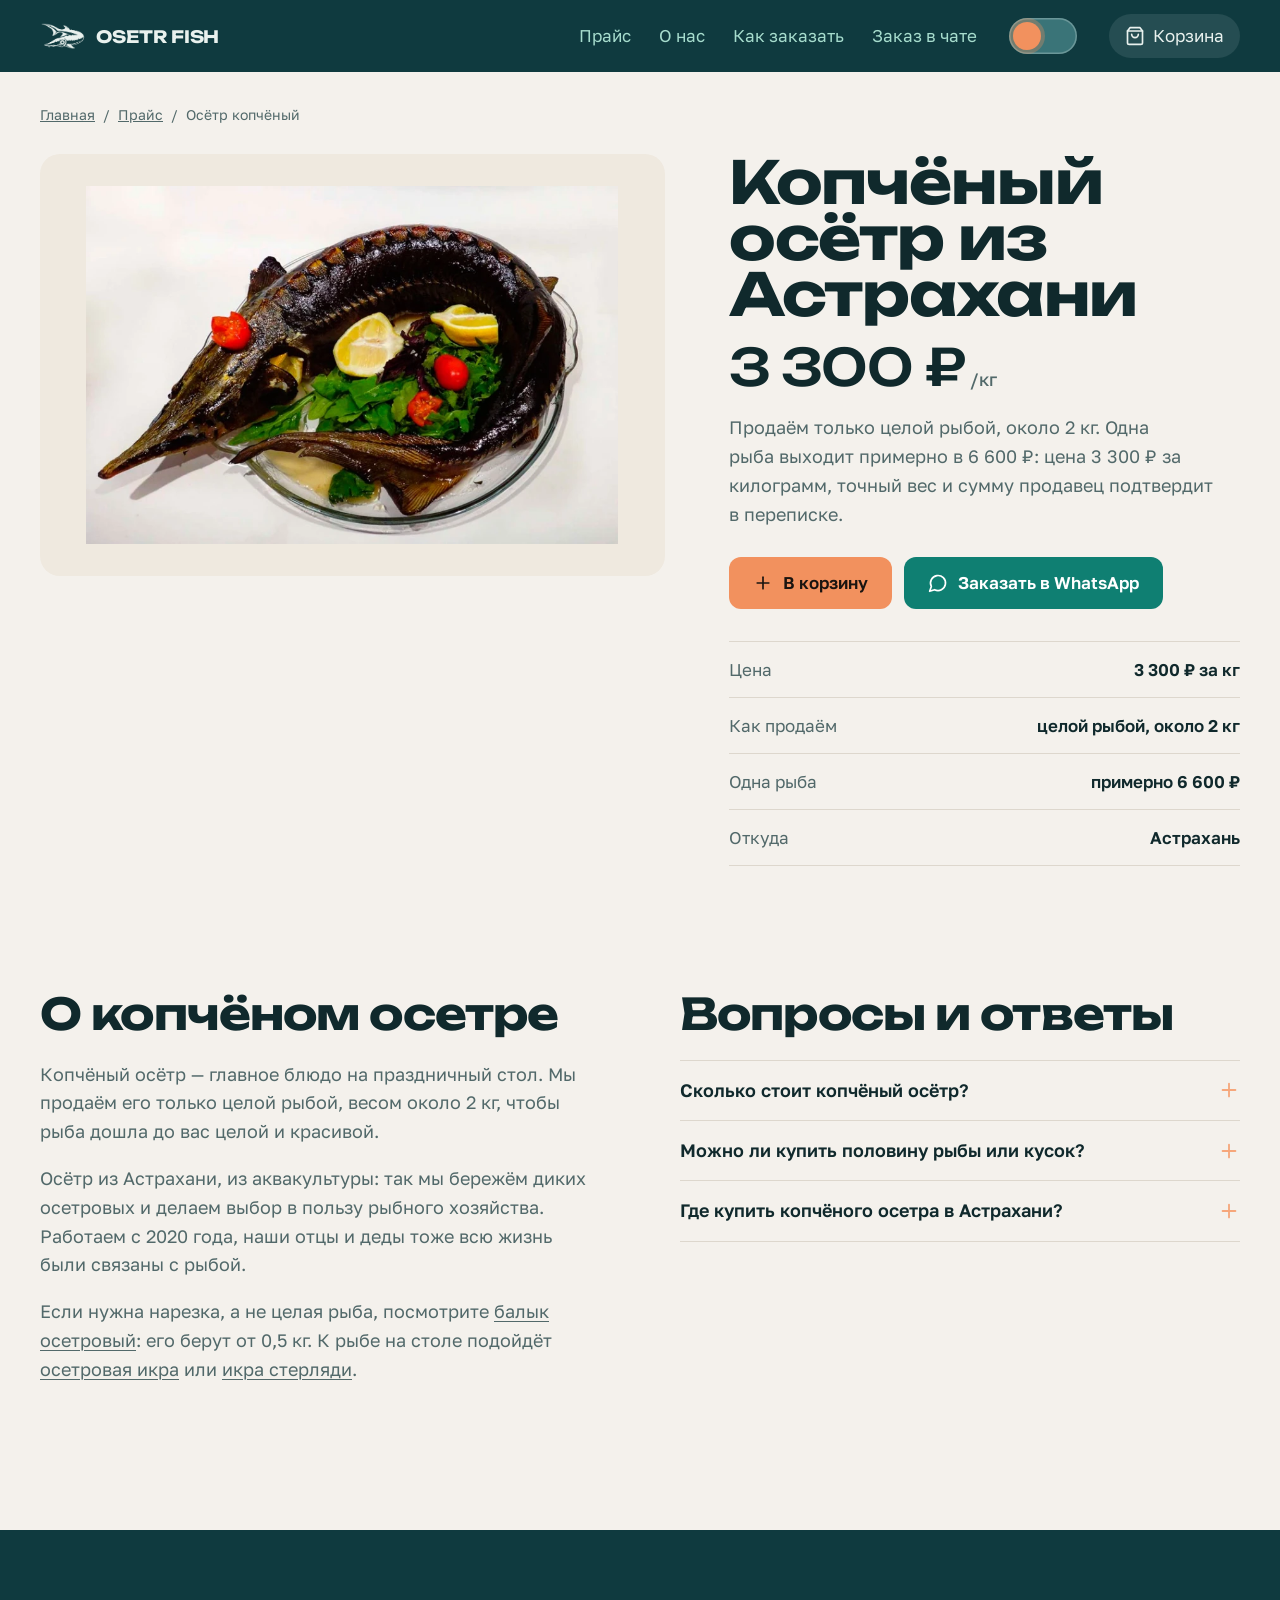
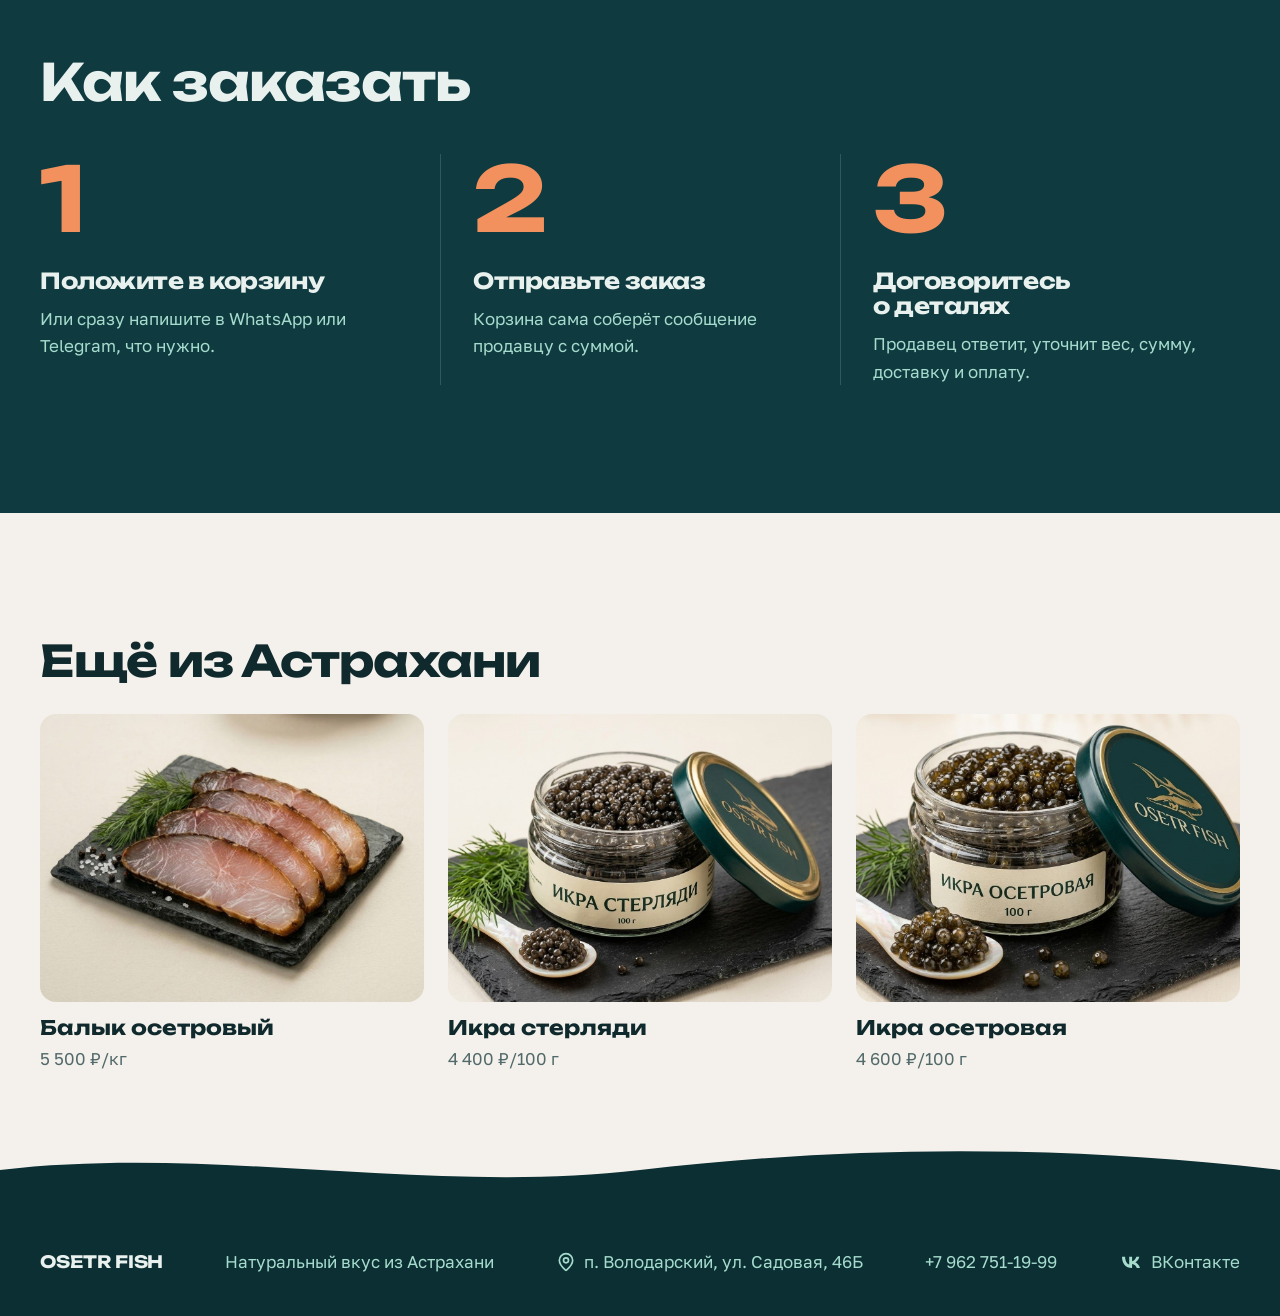
<file: osetr-kopchenyj/index.html>
<!doctype html>
<html lang="ru">
<head>
  <meta charset="utf-8">
  <script>if (location.protocol === 'http:' && location.hostname === 'osetrfish.ru') location.replace('https://osetrfish.ru' + location.pathname + location.search + location.hash);</script>
  <script>try{if(localStorage.getItem('osetr-theme')==='dark')document.documentElement.dataset.theme='dark'}catch(e){}</script>
  <meta name="viewport" content="width=device-width, initial-scale=1">
  <title>Копчёный осётр купить в Астрахани, 3300 ₽/кг | OSETR FISH</title>
  <meta name="description" content="Копчёный осётр из Астрахани целой рыбой около 2 кг, 3300 ₽ за кг. Заказ в WhatsApp и Telegram, вес и сумму продавец подтвердит в переписке.">
  <meta property="og:title" content="Копчёный осётр из Астрахани | OSETR FISH">
  <meta property="og:description" content="Копчёный осётр из Астрахани целой рыбой около 2 кг, 3300 ₽ за кг. Заказ в WhatsApp и Telegram, вес и сумму продавец подтвердит в переписке.">
  <meta property="og:type" content="product">
  <meta property="og:locale" content="ru_RU">
  <meta property="og:url" content="https://osetrfish.ru/osetr-kopchenyj/">
  <meta property="og:image" content="https://osetrfish.ru/images/stock/osetr-blyudo.webp">
  <meta name="twitter:card" content="summary_large_image">
  <link rel="canonical" href="https://osetrfish.ru/osetr-kopchenyj/">
  <script type="application/ld+json">
  {"@context": "https://schema.org", "@graph": [{"@type": "Product", "name": "Осётр копчёный", "image": "https://osetrfish.ru/images/stock/osetr-blyudo.webp", "description": "Копчёный осётр из Астрахани целой рыбой около 2 кг, 3300 ₽ за кг. Заказ в WhatsApp и Telegram, вес и сумму продавец подтвердит в переписке.", "brand": {"@type": "Brand", "name": "OSETR FISH"}, "url": "https://osetrfish.ru/osetr-kopchenyj/", "offers": {"@type": "Offer", "url": "https://osetrfish.ru/osetr-kopchenyj/", "priceCurrency": "RUB", "price": 3300, "priceSpecification": {"@type": "UnitPriceSpecification", "price": 3300, "priceCurrency": "RUB", "referenceQuantity": {"@type": "QuantitativeValue", "value": 1, "unitCode": "KGM"}}, "seller": {"@type": "Store", "name": "OSETR FISH", "url": "https://osetrfish.ru/", "telephone": "+79627511999", "logo": "https://osetrfish.ru/icon-512.png"}}}, {"@type": "BreadcrumbList", "itemListElement": [{"@type": "ListItem", "position": 1, "name": "OSETR FISH", "item": "https://osetrfish.ru/"}, {"@type": "ListItem", "position": 2, "name": "Осётр копчёный", "item": "https://osetrfish.ru/osetr-kopchenyj/"}]}, {"@type": "FAQPage", "mainEntity": [{"@type": "Question", "name": "Сколько стоит копчёный осётр?", "acceptedAnswer": {"@type": "Answer", "text": "Цена 3 300 ₽ за килограмм. Одна рыба весит около 2 кг, поэтому выходит примерно в 6 600 ₽. Точный вес и сумму продавец подтвердит в переписке."}}, {"@type": "Question", "name": "Можно ли купить половину рыбы или кусок?", "acceptedAnswer": {"@type": "Answer", "text": "Копчёного осетра мы продаём только целой рыбой, около 2 кг. Если нужно меньше, возьмите балык: его продаём на вес, от 0,5 кг."}}, {"@type": "Question", "name": "Где купить копчёного осетра в Астрахани?", "acceptedAnswer": {"@type": "Answer", "text": "Положите рыбу в корзину на сайте и отправьте заказ в WhatsApp или Telegram, либо позвоните: +7 962 751-19-99. Как получить заказ, договоритесь с продавцом в переписке."}}]}]}
  </script>
  <meta name="theme-color" content="#0f3a3f">
  <link rel="icon" href="/favicon.ico" sizes="48x48" type="image/x-icon">
  <link rel="icon" href="/icon-96.png?v=3" type="image/png" sizes="96x96">
  <link rel="icon" href="/icon-192.png?v=3" type="image/png" sizes="192x192">
  <link rel="apple-touch-icon" href="/apple-touch-icon.png?v=3">
  <link rel="preconnect" href="https://fonts.googleapis.com">
  <link rel="preconnect" href="https://fonts.gstatic.com" crossorigin>
  <link href="https://fonts.googleapis.com/css2?family=Unbounded:wght@500;700&family=Golos+Text:wght@400;500;600&display=swap" rel="stylesheet">
  <link rel="stylesheet" href="/styles.css?v=56">
  <script src="/product.js?v=56" defer></script>
  <script src="/theme.js?v=2" defer></script>
</head>
<body class="page-product">
  <svg width="0" height="0" style="position:absolute" aria-hidden="true">
    <symbol id="i-bag" viewBox="0 0 24 24"><path d="M6 2 3 6v14a2 2 0 0 0 2 2h14a2 2 0 0 0 2-2V6l-3-4Z"/><path d="M3 6h18"/><path d="M16 10a4 4 0 0 1-8 0"/></symbol>
    <symbol id="i-phone" viewBox="0 0 24 24"><path d="M22 16.92v3a2 2 0 0 1-2.18 2 19.79 19.79 0 0 1-8.63-3.07 19.5 19.5 0 0 1-6-6 19.79 19.79 0 0 1-3.07-8.67A2 2 0 0 1 4.11 2h3a2 2 0 0 1 2 1.72 12.84 12.84 0 0 0 .7 2.81 2 2 0 0 1-.45 2.11L8.09 9.91a16 16 0 0 0 6 6l1.27-1.27a2 2 0 0 1 2.11-.45 12.84 12.84 0 0 0 2.81.7A2 2 0 0 1 22 16.92z"/></symbol>
    <symbol id="i-chat" viewBox="0 0 24 24"><path d="M7.9 20A9 9 0 1 0 4 16.1L2 22Z"/></symbol>
    <symbol id="i-send" viewBox="0 0 24 24"><path d="M14.54 21.69a.5.5 0 0 0 .94-.03l6.5-19a.5.5 0 0 0-.64-.64l-19 6.5a.5.5 0 0 0-.03.94l7.93 3.18a2 2 0 0 1 1.11 1.11z"/><path d="m21.85 2.15-10.94 10.94"/></symbol>
    <symbol id="i-checks" viewBox="0 0 24 24"><path d="M18 6 7 17l-5-5"/><path d="m22 10-7.5 7.5L13 16"/></symbol>
    <symbol id="i-arrow-left" viewBox="0 0 24 24"><path d="m12 19-7-7 7-7"/><path d="M19 12H5"/></symbol>
    <symbol id="i-arrow-right" viewBox="0 0 24 24"><path d="M5 12h14"/><path d="m12 5 7 7-7 7"/></symbol>
    <symbol id="i-minus" viewBox="0 0 24 24"><path d="M5 12h14"/></symbol>
    <symbol id="i-plus" viewBox="0 0 24 24"><path d="M5 12h14"/><path d="M12 5v14"/></symbol>
    <symbol id="i-pin" viewBox="0 0 24 24"><path d="M20 10c0 4.993-5.539 10.193-7.399 11.799a1 1 0 0 1-1.202 0C9.539 20.193 4 14.993 4 10a8 8 0 0 1 16 0"/><circle cx="12" cy="10" r="3"/></symbol>
    <symbol id="i-x" viewBox="0 0 24 24"><path d="M18 6 6 18"/><path d="m6 6 12 12"/></symbol>
    <symbol id="i-vk" viewBox="0 0 24 24"><path d="M12.8 18C6.6 18 3.1 13.8 3 6.8h3.1c.1 5.1 2.3 7.3 4.1 7.7V6.8h2.9v4.4c1.8-.2 3.6-2.2 4.3-4.4h2.9c-.5 2.7-2.5 4.7-3.9 5.5 1.4.7 3.7 2.4 4.6 5.7h-3.2c-.7-2.2-2.4-3.9-4.7-4.1V18z"/></symbol>
    <symbol id="i-trash" viewBox="0 0 24 24"><path d="M3 6h18"/><path d="M19 6v14a2 2 0 0 1-2 2H7a2 2 0 0 1-2-2V6"/><path d="M8 6V4a2 2 0 0 1 2-2h4a2 2 0 0 1 2 2v2"/></symbol>
  </svg>

  <header class="top">
    <a class="mark" href="/" aria-label="OSETR FISH, на главную"><img class="mark__fish" src="/images/logo.png" alt="" width="930" height="534" fetchpriority="high">OSETR FISH</a>
    <nav class="nav" aria-label="Разделы">
      <a href="/#price">Прайс</a>
      <a href="/#about">О нас</a>
      <a href="/#how">Как заказать</a>
      <a href="/#contacts">Заказ в чате</a>
    </nav>
    <button class="theme-btn" type="button" role="switch" aria-checked="false" data-theme-toggle aria-label="Ночная тема" title="Ночная тема"><span class="theme-btn__stars" aria-hidden="true"><i></i><i></i><i></i></span><span class="theme-btn__knob" aria-hidden="true"></span></button>
    <a class="cart-btn" href="/?cart=1" aria-label="Открыть корзину">
      <svg class="ic"><use href="#i-bag"/></svg>
      <span class="cart-btn__label">Корзина</span>
      <span class="cart-btn__count" data-count hidden>0</span>
    </a>
  </header>

  <main>
    <section class="product" data-product="osetr" data-step="1">
      <nav class="crumbs" aria-label="Вы здесь"><a href="/">Главная</a><span aria-hidden="true">/</span><a href="/#price">Прайс</a><span aria-hidden="true">/</span><span>Осётр копчёный</span></nav>
      <div class="product__grid">
        <div class="product__photo product__photo--fit" style="aspect-ratio: 841 / 567; --bg: url(/images/stock/osetr-blyudo.webp)"><img src="/images/stock/osetr-blyudo.webp" alt="Целый копчёный осётр на стеклянном блюде с зеленью, лимоном и помидорами" width="841" height="567" fetchpriority="high"></div>
        <div class="product__info">
          <h1>Копчёный осётр из Астрахани</h1>
          <p class="product__price">3 300 ₽<small>/кг</small></p>
          <p class="product__lead">Продаём только целой рыбой, около 2 кг. Одна рыба выходит примерно в 6 600 ₽: цена 3 300 ₽ за килограмм, точный вес и сумму продавец подтвердит в переписке.</p>
          <div class="product__actions">
            <button class="btn btn--accent" type="button" data-product-add><svg class="ic"><use href="#i-plus"/></svg>В корзину</button>
            <a class="btn btn--wa" href="https://wa.me/79627511999?text=%D0%97%D0%B4%D1%80%D0%B0%D0%B2%D1%81%D1%82%D0%B2%D1%83%D0%B9%D1%82%D0%B5%21%20%D0%A5%D0%BE%D1%87%D1%83%20%D0%B7%D0%B0%D0%BA%D0%B0%D0%B7%D0%B0%D1%82%D1%8C%20%D0%BD%D0%B0%20%D1%81%D0%B0%D0%B9%D1%82%D0%B5%20OSETR%20FISH%3A%20%D0%9E%D1%81%D1%91%D1%82%D1%80%20%D0%BA%D0%BE%D0%BF%D1%87%D1%91%D0%BD%D1%8B%D0%B9%2C%201%20%D1%80%D1%8B%D0%B1%D0%B0%20%28%D0%BE%D0%BA%D0%BE%D0%BB%D0%BE%202%20%D0%BA%D0%B3%29." target="_blank" rel="noopener"><svg class="ic"><use href="#i-chat"/></svg>Заказать в WhatsApp</a>
          </div>
          <p class="product__added" data-product-done hidden>Добавлено. <a href="/?cart=1">Открыть корзину</a></p>
          <dl class="product__facts">
          <div><dt>Цена</dt><dd>3 300 ₽ за кг</dd></div>
          <div><dt>Как продаём</dt><dd>целой рыбой, около 2 кг</dd></div>
          <div><dt>Одна рыба</dt><dd>примерно 6 600 ₽</dd></div>
          <div><dt>Откуда</dt><dd>Астрахань</dd></div>
          </dl>
        </div>
      </div>
    </section>

    <section class="product-about" aria-labelledby="about-title">
      <div class="product-about__text">
        <h2 id="about-title">О копчёном осетре</h2>
        <p>Копчёный осётр — главное блюдо на праздничный стол. Мы продаём его только целой рыбой, весом около 2 кг, чтобы рыба дошла до вас целой и красивой.</p>
        <p>Осётр из Астрахани, из аквакультуры: так мы бережём диких осетровых и делаем выбор в пользу рыбного хозяйства. Работаем с 2020 года, наши отцы и деды тоже всю жизнь были связаны с рыбой.</p>
        <p>Если нужна нарезка, а не целая рыба, посмотрите <a href="/balyk-osetrovyj/">балык осетровый</a>: его берут от 0,5 кг. К рыбе на столе подойдёт <a href="/ikra-osetrovaya/">осетровая икра</a> или <a href="/ikra-sterlyadi/">икра стерляди</a>.</p>
      </div>
      <div class="pfaq">
        <h2>Вопросы и ответы</h2>
        <details class="pfaq__item">
          <summary><h3>Сколько стоит копчёный осётр?</h3><svg class="ic" aria-hidden="true"><use href="#i-plus"/></svg></summary>
          <p>Цена 3 300 ₽ за килограмм. Одна рыба весит около 2 кг, поэтому выходит примерно в 6 600 ₽. Точный вес и сумму продавец подтвердит в переписке.</p>
        </details>
        <details class="pfaq__item">
          <summary><h3>Можно ли купить половину рыбы или кусок?</h3><svg class="ic" aria-hidden="true"><use href="#i-plus"/></svg></summary>
          <p>Копчёного осетра мы продаём только целой рыбой, около 2 кг. Если нужно меньше, возьмите <a href="/balyk-osetrovyj/">балык</a>: его продаём на вес, от 0,5 кг.</p>
        </details>
        <details class="pfaq__item">
          <summary><h3>Где купить копчёного осетра в Астрахани?</h3><svg class="ic" aria-hidden="true"><use href="#i-plus"/></svg></summary>
          <p>Положите рыбу в корзину на сайте и отправьте заказ в WhatsApp или Telegram, либо позвоните: <a href="tel:+79627511999">+7 962 751-19-99</a>. Как получить заказ, договоритесь с продавцом в переписке.</p>
        </details>
      </div>
    </section>

    <section class="product-how" aria-labelledby="how-title">
      <h2 id="how-title">Как заказать</h2>
      <ol class="steps">
        <li><span class="steps__n">1</span><h3>Положите в корзину</h3><p>Или сразу напишите в WhatsApp или Telegram, что нужно.</p></li>
        <li><span class="steps__n">2</span><h3>Отправьте заказ</h3><p>Корзина сама соберёт сообщение продавцу с суммой.</p></li>
        <li><span class="steps__n">3</span><h3>Договоритесь о деталях</h3><p>Продавец ответит, уточнит вес, сумму, доставку и оплату.</p></li>
      </ol>
    </section>

    <section class="more" aria-labelledby="more-title">
      <h2 id="more-title">Ещё из Астрахани</h2>
      <ul class="more__list">
        <li><a class="more__card" href="/balyk-osetrovyj/"><span class="more__pic"><img src="/images/stock/balyk-slate.jpg" alt="Балык осетровый ломтиками на чёрной каменной доске с укропом и солью" width="1200" height="896" loading="lazy"></span><b>Балык осетровый</b><span>5 500 ₽/кг</span></a></li>
        <li><a class="more__card" href="/ikra-sterlyadi/"><span class="more__pic"><img src="/images/stock/ikra-sterlyadi-banka.jpg" alt="Банка икры стерляди 100 г с зелёной крышкой OSETR FISH на каменной доске" width="1200" height="896" loading="lazy"></span><b>Икра стерляди</b><span>4 400 ₽/100 г</span></a></li>
        <li><a class="more__card" href="/ikra-osetrovaya/"><span class="more__pic"><img src="/images/stock/ikra-osetrovaya-banka.jpg" alt="Банка осетровой икры 100 г с зелёной крышкой OSETR FISH и ложечкой" width="1200" height="896" loading="lazy"></span><b>Икра осетровая</b><span>4 600 ₽/100 г</span></a></li>
      </ul>
    </section>
  </main>

  <footer class="foot">
    <svg class="wave wave--foot" viewBox="0 0 1440 120" preserveAspectRatio="none" aria-hidden="true">
      <path d="M0 60 C240 10 480 110 720 60 S1200 10 1440 60 V120 H0Z"/>
    </svg>
    <div class="foot__inner">
      <a class="mark" href="/">OSETR FISH</a>
      <span>Натуральный вкус из Астрахани</span>
      <span class="foot__addr"><svg class="ic"><use href="#i-pin"/></svg>п. Володарский, ул. Садовая, 46Б</span>
      <a href="tel:+79627511999">+7 962 751-19-99</a>
      <a class="foot__vk" href="https://vk.com/osetrfish" target="_blank" rel="noopener" aria-label="OSETR FISH во ВКонтакте"><svg class="ic ic--fill"><use href="#i-vk"/></svg>ВКонтакте</a>
    </div>
  </footer>
</body>
</html>
</file>
<file: styles.css>
/* OSETR FISH. Палитра и шрифты — из DESIGN.md (вариант 2 «Волжская вода»). */
:root { color-scheme: light;
  --color-bg: #0f3a3f;        /* речная вода: первый экран, шаги, подвал */
  --color-deep: #0b2f33;      /* волна, нижний слой */
  --color-ice: #f4f1ec;       /* светлые секции: тёплый светлый фон, на нём еда выглядит аппетитнее */
  --color-text: #e9f1ee;      /* текст на воде */
  --color-ink: #10292c;       /* текст на светлом */
  --color-muted: #a6dccd;     /* приглушённый на воде */
  --color-muted-ink: #52696a; /* приглушённый на светлом */
  --color-line: #2c5a5e;
  --color-line-ink: #ddd7cd;
  --color-accent: #f2915e;    /* цвет балыка: главная кнопка и цены */
  --color-on-accent: #1a1410; /* текст на акценте */
  --color-accent-hover: #f6a77b;
  --color-photo: #efe9df;     /* подложка под фото, пока грузится */
  --color-surface: #ffffff;   /* поля ввода и счётчик на светлом */
  --color-bubble: #f4f1ec;    /* пузырь сообщения в окне чата */
  --color-hover-ink: rgba(16, 41, 44, .08);
  --toggle-day: #3a7478;      /* дорожка переключателя темы днём */
  --toggle-night: #061a1d;    /* дорожка ночью */
  --toggle-glow: rgba(242, 145, 94, .3);
  --toggle-moonglow: rgba(233, 241, 238, .18);
  --toggle-ring: rgba(233, 241, 238, .28);
  --color-read: #2f8f7a;      /* галочки «прочитано» в окне чата */
  --color-wa: #0f7f72;        /* WhatsApp: узнаваемый зелёный, затемнён для читаемости */
  --color-wa-hover: #0c6a5f;
  --color-tg: #1a76b5;        /* Telegram: узнаваемый синий, затемнён для читаемости */
  --color-tg-hover: #15639a;
  --font-display: "Unbounded", system-ui, sans-serif;
  --font-body: "Golos Text", system-ui, sans-serif;
  --space-section: clamp(72px, 10vw, 140px);
  --gutter: max(16px, calc((100vw - var(--content)) / 2));
  --content: 1200px;
  --radius: 12px;
  --ease: cubic-bezier(.22, .8, .24, 1);
}

/* Ночная тема: светлые секции становятся тёмными, вода и акцент остаются */
:root[data-theme="dark"] {
  color-scheme: dark;
  --color-ice: #0a2428;
  --color-ink: #e9f1ee;
  --color-muted-ink: #9fc6bb;
  --color-line-ink: #24494d;
  --color-photo: #12363a;
  --color-surface: #12363a;
  --color-bubble: #1d4a4f;
  --color-hover-ink: rgba(233, 241, 238, .1);
}
*, *::before, *::after { box-sizing: border-box; }
/* Телефон: без серого квадрата-вспышки при касании кнопок и ссылок */
a, button, summary, [role="button"], [role="switch"], label, input, textarea { -webkit-tap-highlight-color: transparent; }
button, [role="button"], [role="switch"], a { touch-action: manipulation; }
html { -webkit-text-size-adjust: 100%; scroll-behavior: smooth; scroll-padding-top: 76px; }
body { margin: 0; background: var(--color-bg); color: var(--color-text); font: 400 17px/1.6 var(--font-body); overflow-x: hidden; }
img, video { max-width: 100%; height: auto; display: block; }
h1, h2, h3 { font-family: var(--font-display); line-height: .95; letter-spacing: -.02em; text-wrap: balance; margin: 0; font-weight: 700; }
p { text-wrap: pretty; margin: 0; }
a { color: inherit; }
button { font: inherit; color: inherit; }
:focus-visible { outline: 2px solid var(--color-accent); outline-offset: 3px; }
.ic { width: 20px; height: 20px; flex: none; fill: none; stroke: currentColor; stroke-width: 2; stroke-linecap: round; stroke-linejoin: round; }

/* Кнопки */
.btn { display: inline-flex; align-items: center; justify-content: center; gap: 10px; min-height: 52px; padding: 0 24px; border: 0; border-radius: var(--radius); font-weight: 600; text-decoration: none; white-space: nowrap; cursor: pointer; transition: background-color .15s var(--ease), transform .15s var(--ease); }
.btn:active { transform: scale(.98); }
.btn--accent { background: var(--color-accent); color: var(--color-on-accent); }
.btn--accent:hover { background: var(--color-accent-hover); }
.btn--ghost { background: transparent; color: inherit; box-shadow: inset 0 0 0 1.5px currentColor; }
.btn--ghost:hover { background: rgba(233, 241, 238, .08); }
.btn--dark { background: var(--color-bg); color: var(--color-text); }
.btn--dark:hover { background: #154a50; }
/* Кнопки мессенджеров в их фирменных цветах: человек сразу узнаёт, куда уйдёт заказ */
.btn--wa { background: var(--color-wa); color: #fff; }
.btn--wa:hover { background: var(--color-wa-hover); }
.btn--tg { background: var(--color-tg); color: #fff; }
.btn--tg:hover { background: var(--color-tg-hover); }
.icon-btn { display: grid; place-items: center; width: 44px; height: 44px; border: 0; border-radius: 50%; background: transparent; cursor: pointer; }
.icon-btn:hover { background: var(--color-hover-ink); }

/* Шапка */
.top { position: sticky; top: 0; z-index: 20; display: flex; align-items: center; gap: 32px; padding: 14px var(--gutter); background: var(--color-bg); }
.mark { display: inline-flex; align-items: center; gap: 10px; font: 700 17px/1 var(--font-display); text-decoration: none; letter-spacing: -.01em; white-space: nowrap; }
.nav { display: flex; gap: 28px; margin-left: auto; }
.nav a { text-decoration: none; color: var(--color-muted); transition: color .15s; }
.nav a:hover { color: var(--color-text); }
.cart-btn { display: inline-flex; align-items: center; gap: 8px; min-height: 44px; padding: 0 16px; border: 0; border-radius: 999px; background: rgba(233, 241, 238, .1); cursor: pointer; transition: background-color .15s; }
.cart-btn:hover { background: rgba(233, 241, 238, .18); }
.theme-btn { position: relative; width: 68px; height: 36px; padding: 0; border: 0; border-radius: 999px; background: var(--toggle-day); cursor: pointer; flex: none; overflow: hidden; box-shadow: inset 0 0 0 1.5px var(--toggle-ring); transition: background-color .45s var(--ease); }
.theme-btn:focus-visible { outline: 2px solid var(--color-accent); outline-offset: 3px; }
.theme-btn__knob { position: absolute; top: 4px; left: 4px; width: 28px; height: 28px; border-radius: 50%; background: var(--color-accent); box-shadow: 0 0 0 4px var(--toggle-glow); overflow: hidden; transition: transform .5s var(--ease), background-color .45s var(--ease), box-shadow .45s var(--ease); }
.theme-btn__knob::after { content: ''; position: absolute; top: -4px; right: -8px; width: 22px; height: 22px; border-radius: 50%; background: var(--toggle-night); transform: translateX(26px); transition: transform .5s var(--ease), background-color .45s var(--ease); }
.theme-btn__stars i { position: absolute; width: 3px; height: 3px; border-radius: 50%; background: var(--color-text); opacity: 0; transform: scale(.4); transition: opacity .4s var(--ease), transform .4s var(--ease); }
.theme-btn__stars i:nth-child(1) { left: 12px; top: 9px; }
.theme-btn__stars i:nth-child(2) { left: 22px; top: 22px; width: 2px; height: 2px; }
.theme-btn__stars i:nth-child(3) { left: 30px; top: 11px; width: 2px; height: 2px; }
:root[data-theme="dark"] .theme-btn { background: var(--toggle-night); }
:root[data-theme="dark"] .theme-btn__knob { transform: translateX(32px); background: var(--color-text); box-shadow: 0 0 0 4px var(--toggle-moonglow); }
:root[data-theme="dark"] .theme-btn__knob::after { transform: translateX(0); }
:root[data-theme="dark"] .theme-btn__stars i { opacity: .9; transform: scale(1); }
:root[data-theme="dark"] .theme-btn__stars i:nth-child(2) { transition-delay: .12s; }
:root[data-theme="dark"] .theme-btn__stars i:nth-child(3) { transition-delay: .24s; }
/* Смена темы: новый вид растёт кругом от кнопки */
::view-transition-old(root), ::view-transition-new(root) { animation: none; mix-blend-mode: normal; }
.cart-btn__count { min-width: 22px; height: 22px; padding: 0 6px; border-radius: 11px; background: var(--color-accent); color: var(--color-on-accent); font: 600 13px/22px var(--font-body); text-align: center; }
.cart-btn__count.bump { animation: bump .3s var(--ease); }
@keyframes bump { 50% { transform: scale(1.25); } }

/* Первый экран */
.mark { position: relative; }
.mark__fish { width: 46px; height: auto; transform-origin: 88% 60%; }
.mark__fish.is-flick { animation: flick .8s ease-in-out; }
.mark__bub { position: absolute; left: 36px; top: 4px; width: 7px; height: 7px; border-radius: 50%; box-shadow: inset 0 0 0 1.5px var(--color-text); opacity: 0; pointer-events: none; animation: mark-bub 1.1s ease-out forwards; }
@keyframes flick { 15% { transform: rotate(-9deg); } 35% { transform: rotate(7deg); } 55% { transform: rotate(-5deg); } 75% { transform: rotate(3deg); } }
@keyframes mark-bub { 0% { transform: translate(0, 8px) scale(.4); opacity: 0; } 20% { opacity: .9; } 100% { transform: translate(var(--bx, 4px), -14px) scale(1); opacity: 0; } }
.hero__inner { display: grid; grid-template-columns: minmax(0, 1.45fr) minmax(0, .75fr); column-gap: clamp(32px, 5vw, 80px); align-items: start; }
.hero__inner > * { grid-column: 1; }
.hero__fish { grid-column: 2; grid-row: 1 / span 5; align-self: center; justify-self: end; position: relative; width: 100%; max-width: 440px; animation: fish-in 1.8s cubic-bezier(.16, .84, .3, 1) both; }
.hero__body { position: relative; animation: swim 7s ease-in-out 1.8s infinite; }
.hero__fish img { width: 100%; height: auto; }
/* Пузырьки поднимаются от носа осетра */
.bubble { position: absolute; left: 6%; top: 72%; width: 12px; height: 12px; border-radius: 50%; box-shadow: inset 0 0 0 1.5px var(--color-text); opacity: 0; animation: bubble 3.6s ease-out infinite; }
.bubble:nth-of-type(2) { left: 10%; width: 8px; height: 8px; animation-delay: 1.2s; }
.bubble:nth-of-type(3) { left: 3%; width: 6px; height: 6px; animation-delay: 2.4s; }
@keyframes fish-in { from { transform: translateX(60vw); opacity: 0; } 30% { opacity: 1; } to { transform: none; opacity: 1; } }
@keyframes swim { 50% { transform: translate(-10px, 8px) rotate(-1.5deg); } }
@keyframes bubble { 0% { transform: translate(0, 0) scale(.5); opacity: 0; } 15% { opacity: .8; } 100% { transform: translate(-14px, -110px) scale(1.1); opacity: 0; } }
.hero { position: relative; overflow: hidden; padding: clamp(40px, 8vh, 96px) var(--gutter) clamp(140px, 22vh, 220px); }
.hero__since { color: var(--color-muted); margin-bottom: 20px; }
.hero h1 { font-size: clamp(38px, 5.6vw, 84px); max-width: 14ch; letter-spacing: -.03em; }
.hero__lead { max-width: 42ch; color: var(--color-muted); font-size: 19px; margin: 28px 0 36px; }
.hero__actions { display: flex; flex-wrap: wrap; gap: 12px; }
.wave { position: absolute; left: 0; width: 100%; display: block; }
.wave--hero { bottom: -1px; height: clamp(90px, 16vh, 180px); }
.wave__back { fill: var(--color-deep); }
.wave__front { fill: var(--color-ice); }

/* Прайс */
.price { background: var(--color-ice); color: var(--color-ink); padding: 32px var(--gutter) var(--space-section); }
.price__head { display: grid; grid-template-columns: 1fr 1fr; gap: 24px 64px; align-items: end; margin-bottom: 40px; }
.price__head h2 { font-size: clamp(40px, 6vw, 80px); }
.price__head p { color: var(--color-muted-ink); max-width: 44ch; }
.goods { list-style: none; padding: 0; margin: 0; border-top: 2px solid var(--color-ink); }
.good__photo { display: block; width: 100%; aspect-ratio: 4 / 3; overflow: hidden; border-radius: var(--radius); background: var(--color-photo); }
.good__photo img { width: 100%; height: 100%; object-fit: cover; transition: transform .5s var(--ease); }
.good { --price-w: 240px; display: grid; grid-template-columns: 210px minmax(0, 1fr) var(--price-w) 372px; gap: 16px 36px; align-items: center; padding: 32px 0; border-bottom: 1px solid var(--color-line-ink); }
.good__name { font: 700 clamp(24px, 2.6vw, 34px)/1.05 var(--font-display); letter-spacing: -.02em; }
.good__unit { color: var(--color-muted-ink); margin-top: 8px; }
.good__price { font: 500 clamp(30px, 3.3vw, 48px)/1 var(--font-display); letter-spacing: -.03em; white-space: nowrap; font-variant-numeric: tabular-nums; justify-self: start; }
.good__price small { font: 500 17px var(--font-body); color: var(--color-muted-ink); margin-left: 6px; letter-spacing: 0; }
.good__buy { display: flex; gap: 10px; align-items: center; justify-content: flex-end; }
.good__buy .btn { flex: 1; }
.good__buy .stepper { flex: none; width: 188px; justify-content: space-between; }
.good__buy .stepper output { min-width: 0; }
.stepper { display: inline-flex; align-items: center; height: 52px; border-radius: var(--radius); background: var(--color-surface); box-shadow: inset 0 0 0 1px var(--color-line-ink); }
.stepper button { width: 44px; height: 52px; border: 0; background: transparent; cursor: pointer; display: grid; place-items: center; color: var(--color-ink); }
.stepper button:disabled { opacity: .3; cursor: default; }
.stepper output { min-width: 76px; padding: 0 4px; text-align: center; font-weight: 600; font-variant-numeric: tabular-nums; white-space: nowrap; }
.good .btn--accent.is-added { background: var(--color-bg); color: var(--color-text); }

/* Телефон: пузырьки воздуха поднимаются от волны под кнопками */
.rise { display: none; }


/* Своё пожелание под прайсом */
.wish { display: grid; grid-template-columns: minmax(0, .8fr) minmax(0, 1.2fr); gap: 20px 48px; align-items: end; margin-top: 56px; padding: 36px; border-radius: 20px; background: var(--color-bg); color: var(--color-text); }
.wish h3 { font-size: clamp(24px, 2.4vw, 32px); line-height: 1.05; }
.wish__text p { color: var(--color-muted); margin-top: 12px; max-width: 46ch; }
.wish__row { display: grid; grid-template-columns: minmax(0, 1.6fr) minmax(0, 1fr) auto; gap: 12px; align-items: end; }
.wish .field span { color: var(--color-muted); }
.wish .field input { background: var(--color-deep); color: var(--color-text); border-color: var(--color-line); }
.wish .field input::placeholder { color: var(--color-muted); opacity: .7; }
.wish .field input:focus { outline-color: var(--color-accent); }
.wish .btn--dark { background: var(--color-accent); color: var(--color-on-accent); }
.wish .btn--dark:hover { background: var(--color-accent-hover); }
.wish__chips { grid-column: 1 / -1; display: flex; flex-wrap: wrap; align-items: center; gap: 8px 10px; font-size: 14px; color: var(--color-muted); }
.wish__chips button { min-height: 36px; padding: 0 14px; border: 0; border-radius: 999px; background: rgba(233, 241, 238, .1); cursor: pointer; font-size: 14px; transition: background-color .15s; }
.wish__chips button:hover { background: rgba(233, 241, 238, .2); }
/* Своё пожелание: название во всю ширину, под ним пометка и корзина-удаление */
.line__name { overflow-wrap: anywhere; }
.line--wish .line__name { grid-column: 1 / -1; }
.line__note { align-self: center; font-size: 14px; color: var(--color-muted-ink); }


/* Настоящие фото и видео: лента вертикальных карточек, листается пальцем или стрелками */
.real { background: var(--color-deep); padding: var(--space-section) 0; }
.real__head { display: flex; justify-content: space-between; align-items: end; gap: 24px; padding: 0 var(--gutter); margin-bottom: 40px; }
.real h2 { font-size: clamp(34px, 4.6vw, 64px); }
.real__head p { color: var(--color-muted); max-width: 44ch; margin-top: 16px; }
.real__nav { display: flex; gap: 10px; }
.real__nav .icon-btn { width: 52px; height: 52px; box-shadow: inset 0 0 0 1.5px var(--color-line); color: var(--color-text); transition: background-color .15s, box-shadow .15s; }
.real__nav .icon-btn:hover { background: rgba(233, 241, 238, .08); box-shadow: inset 0 0 0 1.5px var(--color-text); }
.strip { list-style: none; margin: 0 var(--gutter); padding: 0 0 8px; display: grid; grid-auto-flow: column; grid-auto-columns: calc((100% - 72px) / 4); gap: 24px; overflow-x: auto; scroll-snap-type: x mandatory; scrollbar-width: none; overscroll-behavior-x: contain; }
.strip::-webkit-scrollbar { display: none; }
.card { scroll-snap-align: start; }
.card figure { margin: 0; }
.card__media { aspect-ratio: 3 / 4; overflow: hidden; border-radius: 18px; background: var(--color-bg); cursor: zoom-in; }
.card__media img, .card__media video { width: 100%; height: 100%; object-fit: cover; display: block; transition: transform .7s var(--ease); }
/* Фото чуть приближаются: мышкой при наведении, на телефоне при касании */
@media (hover: hover) {
  .card:hover .card__media img, .card:hover .card__media video, .good__photo:hover img { transform: scale(1.08); }
}
.card:active .card__media img, .card:active .card__media video, .good__photo:active img { transform: scale(1.08); }
.card figcaption { display: grid; gap: 4px; padding: 16px 4px 0; }
.card figcaption b { font: 700 18px/1.2 var(--font-display); letter-spacing: -.01em; }
.card figcaption span { color: var(--color-muted); font-size: 15px; }

/* Просмотр фото крупно */
.lightbox { width: 100vw; height: 100dvh; max-width: none; max-height: none; margin: 0; padding: 0; border: 0; background: transparent; color: var(--color-text); }
.lightbox[open] { display: grid; place-items: center; animation: lb-in .25s var(--ease); }
.lightbox::backdrop { background: rgba(4, 20, 22, .94); }
@keyframes lb-in { from { opacity: 0; transform: scale(.96); } }
.lightbox__stage { margin: 0; display: grid; justify-items: center; gap: 14px; padding: 64px 88px 24px; }
.lightbox__media img, .lightbox__media video { display: block; max-width: min(92vw, 960px); max-height: calc(100dvh - 150px); width: auto; height: auto; border-radius: 14px; }
.lightbox figcaption { text-align: center; display: grid; gap: 2px; }
.lightbox figcaption b { font: 700 20px/1.2 var(--font-display); }
.lightbox figcaption span { color: var(--color-muted); font-size: 15px; }
.lightbox .icon-btn { position: fixed; width: 52px; height: 52px; color: var(--color-text); background: rgba(233, 241, 238, .1); }
.lightbox .icon-btn:hover { background: rgba(233, 241, 238, .2); }
.lightbox__close { top: 16px; right: 16px; }
.lightbox__nav { top: 50%; transform: translateY(-50%); }
.lightbox__nav--prev { left: 20px; }
.lightbox__nav--next { right: 20px; }

.good__name a { text-decoration: none; }
.good__name a:hover { color: var(--color-bg); text-decoration: underline; text-decoration-thickness: 2px; text-underline-offset: 4px; }

/* Страница товара */
.page-product main { background: var(--color-ice); color: var(--color-ink); }
.product { padding: 32px var(--gutter) var(--space-section); }
.crumbs { display: flex; flex-wrap: wrap; gap: 8px; font-size: 14px; color: var(--color-muted-ink); margin-bottom: 28px; }
.crumbs a { color: inherit; }
.crumbs a:hover { color: var(--color-ink); }
.product__grid { display: grid; grid-template-columns: minmax(0, 1.1fr) minmax(0, .9fr); gap: 32px 64px; align-items: start; }
.product__photo { overflow: hidden; border-radius: 20px; background: var(--color-photo); aspect-ratio: 4 / 3; }
.product__photo img { width: 100%; height: 100%; object-fit: cover; transition: transform .6s var(--ease); }
/* Фото, у которого предмет вплотную к краю: оставляем воздух вокруг кадра */
.product__photo--fit { position: relative; isolation: isolate; }
.product__photo--fit img { object-fit: contain; padding: 5%; border-radius: 28px; }
@media (hover: hover) { .product__photo:hover img { transform: scale(1.05); } }
.product h1 { font-size: clamp(36px, 4.6vw, 64px); }
.product__price { margin-top: 20px; font: 500 clamp(36px, 4vw, 52px)/1 var(--font-display); letter-spacing: -.03em; }
.product__price small { font: 500 18px var(--font-body); color: var(--color-muted-ink); margin-left: 6px; letter-spacing: 0; }
.product__lead { margin: 20px 0 28px; color: var(--color-muted-ink); max-width: 46ch; font-size: 18px; }
.product__actions { display: flex; flex-wrap: wrap; gap: 12px; }
.product__added { margin-top: 14px; font-size: 15px; }
.product__added a { color: var(--color-ink); font-weight: 600; }
.product__added[hidden] { display: none; }
.product__facts { margin: 32px 0 0; display: grid; border-top: 1px solid var(--color-line-ink); }
.product__facts div { display: flex; justify-content: space-between; gap: 16px; padding: 14px 0; border-bottom: 1px solid var(--color-line-ink); }
.product__facts dt { color: var(--color-muted-ink); }
.product__facts dd { margin: 0; font-weight: 600; text-align: right; }
.page-product .cart-btn { text-decoration: none; color: inherit; }
.product-about { display: grid; grid-template-columns: minmax(0, 1fr) minmax(0, 1fr); gap: 48px 80px; padding: 0 var(--gutter) var(--space-section); }
.product-about h2, .pfaq h2 { font-size: clamp(28px, 3.4vw, 44px); margin-bottom: 24px; }
.product-about__text p { color: var(--color-muted-ink); font-size: 18px; max-width: 52ch; margin: 0 0 18px; }
.product-about a { color: inherit; text-decoration-thickness: 1px; text-underline-offset: 3px; }
.pfaq__item { border-bottom: 1px solid var(--color-line-ink); }
.pfaq__item:first-of-type { border-top: 1px solid var(--color-line-ink); }
.pfaq__item summary { display: flex; justify-content: space-between; align-items: center; gap: 24px; padding: 18px 0; cursor: pointer; list-style: none; }
.pfaq__item summary::-webkit-details-marker { display: none; }
.pfaq__item h3 { font: 600 18px/1.3 var(--font-body); letter-spacing: 0; }
.pfaq__item summary .ic { flex: none; width: 22px; height: 22px; color: var(--color-accent-hover); transition: transform .2s var(--ease); }
.pfaq__item[open] summary .ic { transform: rotate(45deg); }
.pfaq__item p { padding: 0 40px 20px 0; color: var(--color-muted-ink); }
@media (max-width: 900px) { .product-about { grid-template-columns: 1fr; gap: 32px; } }
.product-how { padding: var(--space-section) var(--gutter); background: var(--color-bg); color: var(--color-text); }
.product-how h2 { font-size: clamp(32px, 4vw, 52px); margin-bottom: 48px; }
.more { padding: var(--space-section) var(--gutter); }
.more h2 { font-size: clamp(28px, 3.4vw, 44px); margin-bottom: 32px; }
.more__list { list-style: none; margin: 0; padding: 0; display: grid; grid-template-columns: repeat(3, minmax(0, 1fr)); gap: 24px; }
.more__card { display: grid; gap: 6px; text-decoration: none; }
.more__pic { display: block; overflow: hidden; border-radius: 16px; aspect-ratio: 4 / 3; background: var(--color-deep); margin-bottom: 8px; }
.more__pic img { width: 100%; height: 100%; object-fit: cover; transition: transform .6s var(--ease); }
.more__card:hover .more__pic img { transform: scale(1.06); }
.more__card b { font: 700 20px/1.15 var(--font-display); }
.more__card span:last-child { color: var(--color-muted-ink); }

/* Как заказать */
.how { padding: var(--space-section) var(--gutter); }
.how h2 { font-size: clamp(36px, 5vw, 64px); margin-bottom: 56px; }
.steps { list-style: none; padding: 0; margin: 0; display: grid; grid-template-columns: repeat(3, 1fr); gap: 0; counter-reset: s; }
.steps li { padding: 0 32px 0 0; }
.steps li + li { padding-left: 32px; border-left: 1px solid var(--color-line); }
.steps__n { display: block; font: 700 clamp(56px, 7vw, 96px)/1 var(--font-display); color: var(--color-accent); margin-bottom: 24px; }
.steps h3 { font-size: 22px; line-height: 1.15; margin-bottom: 12px; }
.steps p { color: var(--color-muted); }

/* Заказ в чате: слева текст и кнопки, справа окно мессенджера с живым текстом заказа */
.chat { display: grid; grid-template-columns: minmax(0, 1fr) minmax(0, 1fr); gap: clamp(40px, 6vw, 96px); align-items: center; padding: 0 var(--gutter) var(--space-section); }
.chat h2 { font-size: clamp(34px, 4.4vw, 60px); }
.chat__text p { color: var(--color-muted); max-width: 40ch; margin: 24px 0 32px; font-size: 18px; }
.chat__actions { display: flex; flex-wrap: wrap; gap: 12px; }
.chat__window { margin: 0; border-radius: 28px; background: var(--color-deep); box-shadow: inset 0 0 0 1px var(--color-line); padding: 0 0 28px; overflow: hidden; transform: rotate(1.5deg); transition: transform .3s var(--ease); }
.chat__window:hover { transform: none; }
.chat__bar { display: flex; align-items: center; gap: 12px; padding: 16px 22px; border-bottom: 1px solid var(--color-line); }
.chat__bar img { width: 52px; height: auto; }
.chat__bar span { display: grid; line-height: 1.25; }
.chat__bar small { color: var(--color-muted); font-size: 14px; }
.chat__bubble { position: relative; margin: 28px 22px 0 auto; max-width: 88%; width: fit-content; padding: 14px 16px 10px; border-radius: 18px 18px 4px 18px; background: var(--color-bubble); color: var(--color-ink); }
.chat__bubble p { white-space: pre-line; font-size: 15px; line-height: 1.5; }
.chat__time { display: flex; justify-content: flex-end; align-items: center; gap: 4px; margin-top: 6px; font-size: 12px; color: var(--color-muted-ink); }
.chat__time .ic { width: 16px; height: 16px; color: var(--color-read); }

/* Вопросы и ответы: раскрывающийся список */
.faq { padding: 0 var(--gutter) var(--space-section); }
.faq h2 { font-size: clamp(34px, 4.4vw, 60px); margin-bottom: 36px; }
.faq__list { border-top: 1px solid var(--color-line); max-width: 900px; }
.faq__item { border-bottom: 1px solid var(--color-line); }
.faq__item summary { display: flex; justify-content: space-between; align-items: center; gap: 24px; padding: 22px 0; cursor: pointer; list-style: none; }
.faq__item summary::-webkit-details-marker { display: none; }
.faq__item h3 { font: 600 clamp(18px, 1.8vw, 22px)/1.3 var(--font-body); letter-spacing: 0; }
.faq__item summary .ic { flex: none; width: 24px; height: 24px; color: var(--color-accent); transition: transform .2s var(--ease); }
.faq__item[open] summary .ic { transform: rotate(45deg); }
.faq__item summary:hover h3 { color: var(--color-accent); }
.faq__item p { padding: 0 48px 24px 0; color: var(--color-muted); max-width: 70ch; }
.faq__item p a { color: var(--color-text); }
.faq__item p b { color: var(--color-text); font-weight: 600; }

/* Где мы: город на карте */
.where { display: grid; grid-template-columns: minmax(0, .8fr) minmax(0, 1.2fr); gap: 32px 64px; align-items: center; padding: 0 var(--gutter) var(--space-section); }
.where h2 { font-size: clamp(34px, 4.4vw, 60px); }
.where__text p { color: var(--color-muted); max-width: 36ch; margin: 20px 0 28px; font-size: 18px; }
.where__map { aspect-ratio: 16 / 10; border-radius: 20px; overflow: hidden; background: var(--color-deep); box-shadow: inset 0 0 0 1px var(--color-line); }
.where__map iframe { display: block; width: 100%; height: 100%; border: 0; }

/* Подвал */
.foot { position: relative; background: var(--color-deep); color: var(--color-muted); padding: 48px var(--gutter) 40px; }
.wave--foot { bottom: 100%; height: 60px; fill: var(--color-deep); }
.foot__inner { display: flex; flex-wrap: wrap; justify-content: space-between; gap: 16px 32px; align-items: center; }
.foot .mark { color: var(--color-text); }
.foot a { text-decoration: none; }
.foot a:hover { color: var(--color-text); }
.foot__addr, .foot__vk { display: inline-flex; align-items: center; gap: 8px; }
.foot__vk .ic { width: 24px; height: 24px; }

/* О нас */
.about { display: grid; grid-template-columns: minmax(0, 1fr) minmax(0, 1.1fr); gap: 48px 80px; padding: var(--space-section) var(--gutter) 0; }
.about h2 { font-size: clamp(36px, 5vw, 64px); }
.about__facts { margin: 40px 0 0; display: grid; gap: 20px; }
.about__facts div { display: grid; gap: 2px; }
.about__facts dt { font: 700 clamp(20px, 2vw, 26px)/1.2 var(--font-display); color: var(--color-accent); }
.about__facts dd { margin: 0; color: var(--color-muted); }
.about__text p { font-size: 19px; max-width: 52ch; margin: 0 0 20px; }
.about__text .about__mission { font: 500 clamp(20px, 2vw, 24px)/1.4 var(--font-display); color: var(--color-text); margin: 32px 0; max-width: 34ch; }
.ic--fill { fill: currentColor; stroke: none; }
.where__text .where__addr { display: flex; align-items: center; gap: 10px; color: var(--color-text); font-size: 20px; margin: 20px 0 8px; }
.where__text .where__addr + p { margin-top: 0; }
.where__actions { display: flex; flex-wrap: wrap; gap: 12px; }

/* Корзина */
.cart { position: fixed; inset: 0; z-index: 50; }
.cart[hidden] { display: none; }
.cart__shade { position: absolute; inset: 0; background: rgba(6, 26, 28, .55); opacity: 0; transition: opacity .25s var(--ease); }
.cart__panel { position: absolute; top: 0; right: 0; bottom: 0; width: min(460px, 100%); display: flex; flex-direction: column; background: var(--color-ice); color: var(--color-ink); padding: 20px 28px 28px; overflow-y: auto; overflow-x: hidden; transform: translateX(100%); transition: transform .28s var(--ease); }
.cart.is-open .cart__shade { opacity: 1; }
.cart.is-open .cart__panel { transform: none; }
.cart__head { display: flex; justify-content: space-between; align-items: center; margin-bottom: 16px; }
.cart__head h2 { font-size: 28px; }
.cart__empty { color: var(--color-muted-ink); padding: 24px 0; }
.cart__list { list-style: none; padding: 0; margin: 0; }
.line { display: grid; grid-template-columns: 1fr auto; gap: 10px 12px; padding: 16px 0; border-bottom: 1px solid var(--color-line-ink); }
.line__name { font-weight: 600; }
.line__sum { font-weight: 600; text-align: right; font-variant-numeric: tabular-nums; }
.line__ctrl { display: flex; align-items: center; gap: 8px; }
.line .stepper { height: 40px; }
.line .stepper button { width: 36px; height: 40px; }
.line .stepper output { min-width: 64px; font-size: 15px; }
.line .icon-btn { width: 40px; height: 40px; color: var(--color-muted-ink); justify-self: end; }
.cart__foot { margin-top: auto; padding-top: 20px; display: grid; gap: 14px; }
.cart__foot[hidden] { display: none; }
.cart__total { display: flex; flex-wrap: wrap; justify-content: space-between; align-items: baseline; gap: 4px 16px; }
.cart__total small { flex-basis: 100%; text-align: right; font-size: 13px; color: var(--color-muted-ink); }
.cart__total small[hidden] { display: none; }
.cart__total b { font: 700 28px var(--font-display); letter-spacing: -.02em; white-space: nowrap; }
.field { display: grid; gap: 6px; font-size: 14px; color: var(--color-muted-ink); }
.field input, .field textarea { width: 100%; font: 16px/1.4 var(--font-body); color: var(--color-ink); background: var(--color-surface); border: 1px solid var(--color-line-ink); border-radius: 10px; padding: 12px 14px; resize: vertical; }
.field input:focus, .field textarea:focus { outline: 2px solid var(--color-bg); outline-offset: 0; border-color: transparent; }
.cart__send { display: grid; grid-template-columns: 1fr; gap: 10px; }
.cart__send .btn { padding: 0 14px; font-size: 15px; }
.cart__note { font-size: 14px; color: var(--color-muted-ink); }

.toast { position: fixed; left: 50%; bottom: 24px; z-index: 60; transform: translate(-50%, 16px); max-width: calc(100% - 32px); padding: 14px 20px; border-radius: var(--radius); background: var(--color-ink); color: var(--color-text); opacity: 0; pointer-events: none; transition: opacity .2s var(--ease), transform .2s var(--ease); }
.toast.is-on { opacity: 1; transform: translate(-50%, 0); }

/* Телефон */
@media (max-width: 1100px) {
  .strip { grid-auto-columns: calc((100% - 48px) / 3); }
  .good { grid-template-columns: 200px minmax(0, 1fr) var(--price-w); }
  .good__buy { grid-column: 2 / -1; justify-content: flex-start; }
  .good__buy .btn { flex: 0 1 auto; }
}
@media (max-width: 900px) {
  .nav { display: none; }
  .hero__inner { display: block; }
  .hero { padding-bottom: 270px; }
  .rise { display: block; position: absolute; left: 0; right: 0; bottom: 100px; height: 150px; }
  .rise span { position: absolute; bottom: 0; width: 10px; height: 10px; border-radius: 50%; box-shadow: inset 0 0 0 1.5px var(--color-text); background: rgba(233, 241, 238, .12); opacity: 0; animation: rise 6s ease-in infinite; }
  .rise span:nth-child(1) { left: 12%; animation-delay: 0s; }
  .rise span:nth-child(2) { left: 26%; width: 6px; height: 6px; animation-delay: 2.1s; animation-duration: 5s; }
  .rise span:nth-child(3) { left: 41%; width: 14px; height: 14px; animation-delay: 3.6s; animation-duration: 7s; }
  .rise span:nth-child(4) { left: 55%; width: 7px; height: 7px; animation-delay: 1.2s; }
  .rise span:nth-child(5) { left: 68%; width: 11px; height: 11px; animation-delay: 4.4s; animation-duration: 6.5s; }
  .rise span:nth-child(6) { left: 80%; width: 5px; height: 5px; animation-delay: 2.8s; animation-duration: 4.5s; }
  .rise span:nth-child(7) { left: 90%; width: 9px; height: 9px; animation-delay: .6s; animation-duration: 5.5s; }
  @keyframes rise { 0% { transform: translate(0, 0) scale(.6); opacity: 0; } 15% { opacity: .8; } 50% { transform: translate(6px, -75px) scale(.9); } 100% { transform: translate(-4px, -150px) scale(1.1); opacity: 0; } }
  .hero__fish { display: none; }
  .hero__body { animation: none; }
  .good__buy { grid-column: auto; }
  .cart-btn { margin-left: auto; }
  .price__head { grid-template-columns: 1fr; }
  .good { grid-template-columns: minmax(0, 1fr); gap: 14px; }
  .good__photo { aspect-ratio: 3 / 2; }
  .good__buy { justify-content: stretch; }
  .good__buy .btn { flex: 1; min-width: 0; padding: 0 12px; }
  .steps { grid-template-columns: 1fr; gap: 40px; }
  .steps li, .steps li + li { padding: 0; border: 0; }
  .steps__n { margin-bottom: 12px; }
  .wish { grid-template-columns: 1fr; padding: 24px 20px; margin-top: 40px; }
  .real__head { margin-bottom: 28px; }
  .real__nav { display: none; }
  .strip { margin: 0; padding: 0 var(--gutter) 8px; scroll-padding-inline: var(--gutter); grid-auto-columns: 70vw; gap: 14px; }
  .lightbox__stage { padding: 72px 12px 96px; }
  .lightbox__media img, .lightbox__media video { max-width: calc(100vw - 24px); max-height: calc(100dvh - 220px); }
  .lightbox__nav { top: auto; bottom: 24px; transform: none; }
  .lightbox__nav--prev { left: calc(50% - 64px); }
  .lightbox__nav--next { right: calc(50% - 64px); }
  .wish__row { grid-template-columns: 1fr; }
  .product__grid { grid-template-columns: 1fr; }
  .product__actions .btn { flex: 1 1 100%; }
  .more__list { grid-template-columns: 1fr; }
  .where { grid-template-columns: 1fr; }
  .about { grid-template-columns: 1fr; gap: 32px; }
  .about__facts { margin-top: 28px; }
  .where__map { aspect-ratio: 4 / 3; }
  .chat { grid-template-columns: 1fr; gap: 0; }
  /* На телефоне: заголовок, текст, окно чата, потом кнопки */
  .chat__text { display: contents; }
  .chat h2 { order: 1; }
  .chat__text p { order: 2; margin: 20px 0 28px; }
  .chat__window { order: 3; transform: none; margin-bottom: 24px; }
  .chat__actions { order: 4; }
  .chat__bubble { max-width: 86%; margin-right: 14px; }
}
@media (max-width: 480px) {
  .cart-btn__label { display: none; }
  .hero__actions .btn { flex: 1 1 100%; }
  .chat__actions .btn { flex: 1 1 100%; }
}
@media (prefers-reduced-motion: reduce) { *, *::before, *::after { animation: none !important; transition: none !important; scroll-behavior: auto !important; } }
/* Осётр вплывает, когда первый экран с ним виден (на телефоне он ниже кнопок) */
.js .hero__fish { animation-play-state: paused; }
.js .hero__fish.is-in { animation-play-state: running; }
</file>
